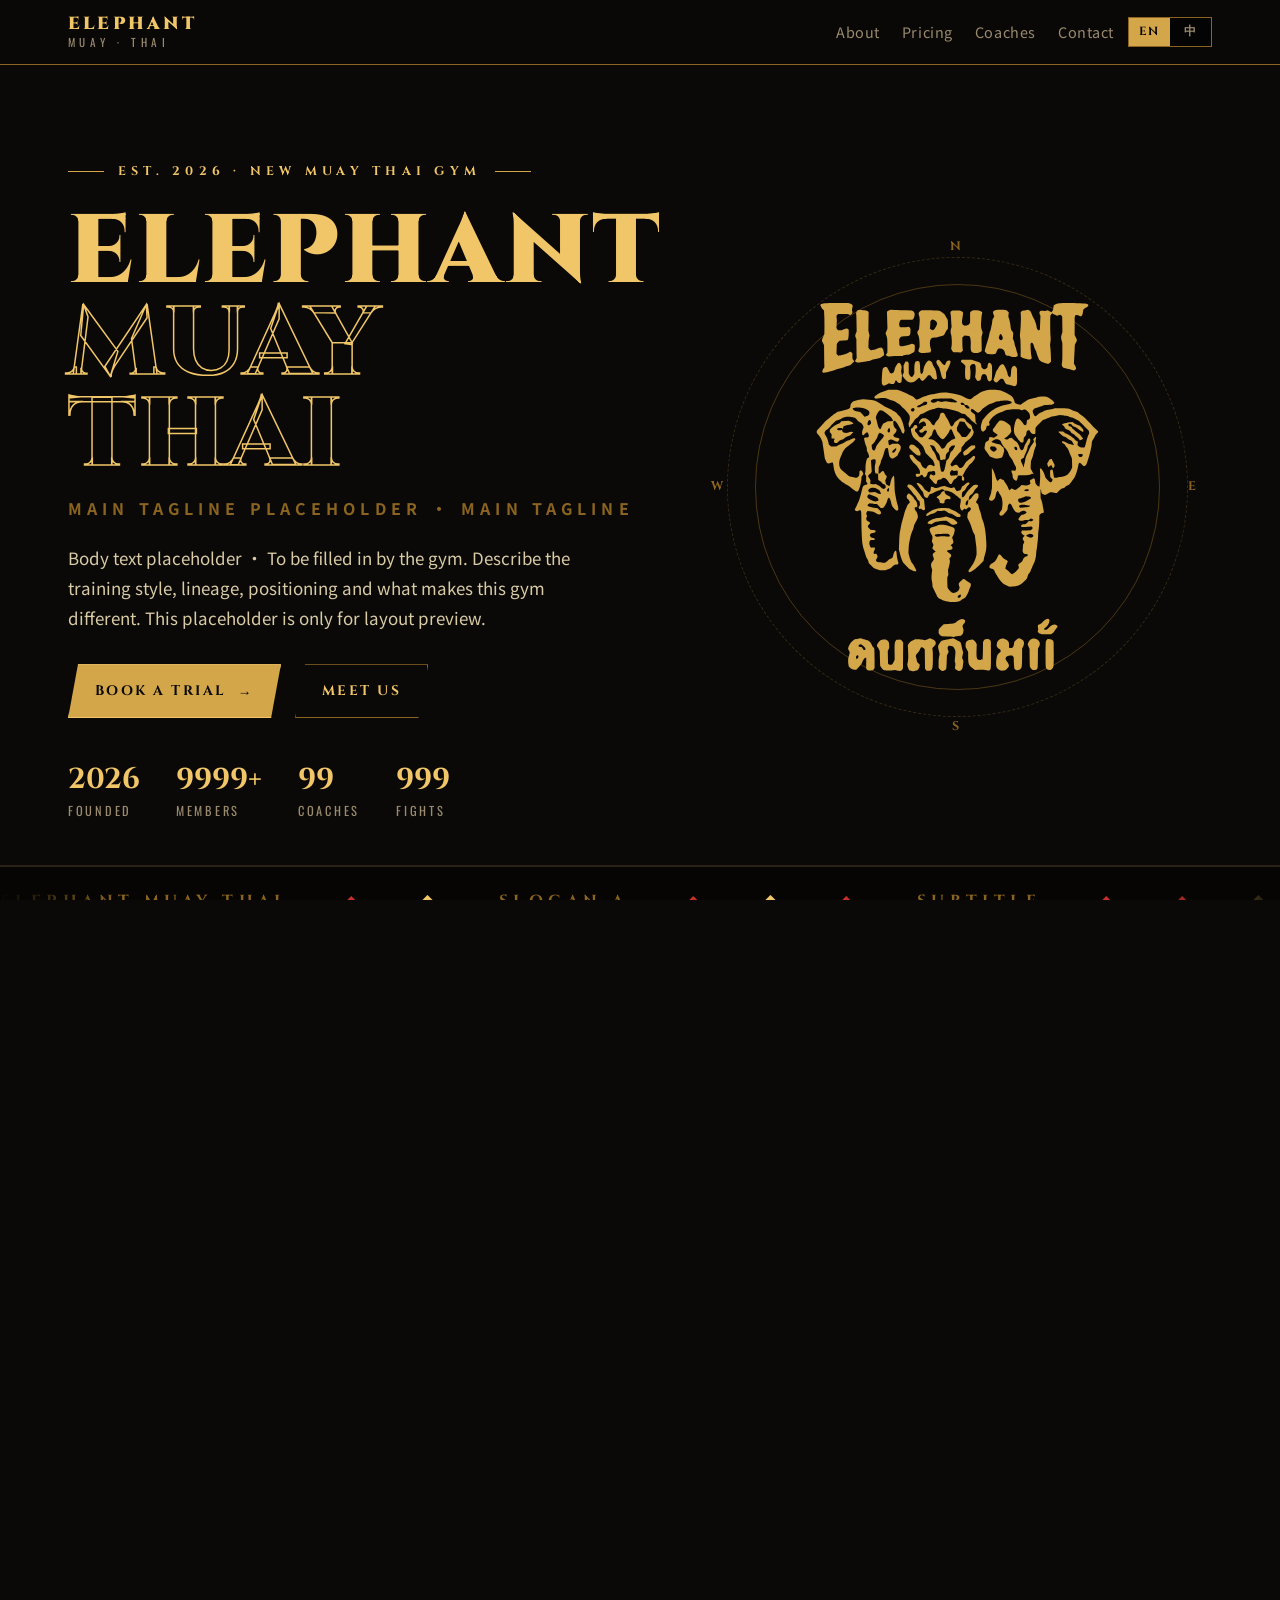
<file: index.html>
<!doctype html>
<html lang="en">
<head>
<meta charset="utf-8">
<meta name="viewport" content="width=device-width,initial-scale=1">
<script>(function(){try{var l=localStorage.getItem('site.lang');document.documentElement.setAttribute('lang',l==='zh'?'zh':'en')}catch(e){}})();</script>
<title>Elephant Muay Thai · 象 · 泰拳馆</title>
<meta name="description" content="Elephant Muay Thai · 多伦多 · 北约克 · 拳击 / 泰拳馆 · Toronto North York Muay Thai Gym">
<link rel="icon" type="image/svg+xml" href="assets/elephant-logo.svg">
<link rel="stylesheet" href="css/base.css?v=4">
<link rel="stylesheet" href="css/punch.css">
<link rel="stylesheet" href="css/home.css">
</head>
<body>
<header class="topbar">
  <div class="shell topbar-inner">
    <a class="brand" href="index.html">
      <span class="brand-text">
        <span class="en">ELEPHANT</span>
        <span class="zh">MUAY · THAI</span>
      </span>
    </a>
    <div class="topbar-actions">
      <nav class="topnav">
        <a href="about.html"><span lang="zh">简介</span><span lang="en">About</span></a>
        <a href="pricing.html"><span lang="zh">价格表</span><span lang="en">Pricing</span></a>
        <a href="coaches.html"><span lang="zh">教练</span><span lang="en">Coaches</span></a>
        <a href="contact.html"><span lang="zh">联系方式</span><span lang="en">Contact</span></a>
      </nav>
      <button class="lang-switch" type="button" role="switch" aria-checked="false" aria-label="Switch language · 切换到中文">
        <span class="lang-opt opt-en">EN</span>
        <span class="lang-opt opt-zh">中</span>
      </button>
      <button class="nav-toggle" type="button" aria-label="菜单" aria-expanded="false"><span></span><span></span><span></span></button>
    </div>
  </div>
</header>

<main>
  <section class="hero">
    <div class="shell hero-inner">
      <div>
        <span class="tag"><span lang="zh">EST. 2026 · 新开拳馆 · NEW GYM</span><span lang="en">EST. 2026 · NEW MUAY THAI GYM</span></span>
        <h1>
          <span class="gold">ELEPHANT</span><br>
          <span class="stroke">MUAY THAI</span>
        </h1>
        <div class="thai"><span lang="zh">主标语占位 · MAIN TAGLINE</span><span lang="en">Main tagline placeholder · MAIN TAGLINE</span></div>
        <p class="lede"><span lang="zh">此处为正文占位 · 请由馆方填写本段实际内容。可介绍本馆的训练风格、师承背景、定位与特色等关键信息。占位文本仅用于演示版式效果。</span><span lang="en">Body text placeholder · To be filled in by the gym. Describe the training style, lineage, positioning and what makes this gym different. This placeholder is only for layout preview.</span></p>
        <div class="hero-cta">
          <a class="btn" href="contact.html" data-punch-to="contact.html" data-punch="down">
            <span lang="zh">预约体验课</span><span lang="en">Book a Trial</span>
            <span class="arrow">→</span>
          </a>
          <a class="btn ghost" href="about.html" data-punch-to="about.html" data-punch="up"><span lang="zh">看看我们</span><span lang="en">Meet Us</span></a>
        </div>
        <div class="hero-stats">
          <div class="st"><span class="n">2026</span><span class="l"><span lang="zh">开馆元年</span><span lang="en">Founded</span></span></div>
          <div class="st"><span class="n">9999+</span><span class="l"><span lang="zh">学员人次</span><span lang="en">Members</span></span></div>
          <div class="st"><span class="n">99</span><span class="l"><span lang="zh">常驻教练</span><span lang="en">Coaches</span></span></div>
          <div class="st"><span class="n">999</span><span class="l"><span lang="zh">参赛人次</span><span lang="en">Fights</span></span></div>
        </div>
      </div>
      <div class="hero-visual" aria-hidden="true">
        <div class="crest">
          <img src="assets/elephant-logo.svg" alt="Elephant Muay Thai">
        </div>
        <span class="tick n">N</span>
        <span class="tick s">S</span>
        <span class="tick e">E</span>
        <span class="tick w">W</span>
      </div>
    </div>
  </section>

  <section class="banner-strip">
    <div class="banner-track">
      <span>ELEPHANT MUAY THAI</span>
      <span class="hl">◆ <span lang="zh">标语占位 A</span><span lang="en">SLOGAN A</span> ◆</span>
      <span><span lang="zh">副标语占位</span><span lang="en">SUBTITLE</span></span>
      <span class="hl">◆ <span lang="zh">标语占位 B</span><span lang="en">SLOGAN B</span> ◆</span>
      <span>SINCE 2026</span>
      <span class="hl">◆ <span lang="zh">标语占位 C</span><span lang="en">SLOGAN C</span> ◆</span>
      <span>ELEPHANT MUAY THAI</span>
      <span class="hl">◆ <span lang="zh">标语占位 A</span><span lang="en">SLOGAN A</span> ◆</span>
      <span><span lang="zh">副标语占位</span><span lang="en">SUBTITLE</span></span>
      <span class="hl">◆ <span lang="zh">标语占位 B</span><span lang="en">SLOGAN B</span> ◆</span>
      <span>SINCE 2026</span>
      <span class="hl">◆ <span lang="zh">标语占位 C</span><span lang="en">SLOGAN C</span> ◆</span>
    </div>
  </section>

  <section class="compass shell">
    <div class="compass-head">
      <div>
        <span class="kbd-tag"><span lang="zh">四向 · FOUR PATHS</span><span lang="en">FOUR PATHS</span></span>
        <h2 style="margin-top:14px"><span lang="zh">挑一个方向，<span class="gold">揍过去。</span></span><span lang="en">Pick a direction, <span class="gold">throw it.</span></span></h2>
      </div>
      <p><span lang="zh">板块导航说明占位 · 此处填写一句简短说明文字。</span><span lang="en">Section nav placeholder · One short line of explanation.</span></p>
    </div>

    <div class="compass-grid">
      <div class="filler tl"></div>
      <a href="about.html" class="pc up" data-punch-to="about.html" data-punch="up" role="button" tabindex="0">
        <div>
          <div class="num">UPPERCUT</div>
          <h3><span lang="zh">简介</span><span lang="en">About</span></h3>
          <div class="sub"><span lang="zh">简介卡片说明占位 · 一句话概述。</span><span lang="en">About card placeholder · One-line description.</span></div>
        </div>
        <div class="arrow">
          ENTER
          <svg viewBox="0 0 24 24" fill="none" stroke="currentColor" stroke-width="2"><path d="M12 19V5M5 12l7-7 7 7"/></svg>
        </div>
      </a>
      <div class="filler tr"></div>

      <a href="coaches.html" class="pc left" data-punch-to="coaches.html" data-punch="left" role="button" tabindex="0">
        <div>
          <div class="num">RIGHT HOOK</div>
          <h3><span lang="zh">教练</span><span lang="en">Coaches</span></h3>
          <div class="sub"><span lang="zh">教练卡片说明占位 · 一句话概述。</span><span lang="en">Coaches card placeholder · One-line description.</span></div>
        </div>
        <div class="arrow">
          ENTER
          <svg viewBox="0 0 24 24" fill="none" stroke="currentColor" stroke-width="2"><path d="M5 12h14M12 5l-7 7 7 7"/></svg>
        </div>
      </a>

      <div class="core">
        <img src="assets/elephant-logo.svg" alt="Elephant Muay Thai">
        <div class="mark">ELEPHANT · MUAY THAI</div>
      </div>

      <a href="pricing.html" class="pc right" data-punch-to="pricing.html" data-punch="right" role="button" tabindex="0">
        <div>
          <div class="num">LEFT HOOK</div>
          <h3><span lang="zh">价格表</span><span lang="en">Pricing</span></h3>
          <div class="sub"><span lang="zh">价格卡片说明占位 · 一句话概述。</span><span lang="en">Pricing card placeholder · One-line description.</span></div>
        </div>
        <div class="arrow">
          ENTER
          <svg viewBox="0 0 24 24" fill="none" stroke="currentColor" stroke-width="2"><path d="M5 12h14M12 5l7 7-7 7"/></svg>
        </div>
      </a>

      <div class="filler bl"></div>
      <a href="contact.html" class="pc down" data-punch-to="contact.html" data-punch="down" role="button" tabindex="0">
        <div>
          <div class="num">STRAIGHT DOWN</div>
          <h3><span lang="zh">联系方式</span><span lang="en">Contact</span></h3>
          <div class="sub"><span lang="zh">联系卡片说明占位 · 一句话概述。</span><span lang="en">Contact card placeholder · One-line description.</span></div>
        </div>
        <div class="arrow">
          ENTER
          <svg viewBox="0 0 24 24" fill="none" stroke="currentColor" stroke-width="2"><path d="M12 5v14M5 12l7 7 7-7"/></svg>
        </div>
      </a>
      <div class="filler br"></div>
    </div>
  </section>

  <section class="pillars">
    <div class="shell">
      <div class="pillars-head">
        <span class="kbd-tag"><span lang="zh">八肢 · EIGHT LIMBS</span><span lang="en">EIGHT LIMBS</span></span>
        <h2 style="margin-top:14px"><span lang="zh">板块标题占位<br><span class="gold">副标题占位</span></span><span lang="en">Section heading placeholder<br><span class="gold">Subheading placeholder</span></span></h2>
      </div>
      <div class="pillars-grid">
        <div class="item">
          <div class="ic"><svg viewBox="0 0 48 48" fill="none" stroke="currentColor" stroke-width="2"><circle cx="24" cy="24" r="20"/><path d="M14 24 L24 14 L34 24 L24 34 Z"/><circle cx="24" cy="24" r="3" fill="currentColor"/></svg></div>
          <h3><span lang="zh">拳法</span><span lang="en">Punches</span></h3>
          <p><span lang="zh">条目说明占位 · 此处填写本项内容的简要描述。文字会自动换行，建议长度在两到三句之间。</span><span lang="en">Item description placeholder · Fill in a short description of this discipline. Text wraps automatically; two to three sentences works best.</span></p>
        </div>
        <div class="item">
          <div class="ic"><svg viewBox="0 0 48 48" fill="none" stroke="currentColor" stroke-width="2"><path d="M8 38 L24 8 L40 38 Z"/><path d="M16 30 L32 30"/></svg></div>
          <h3><span lang="zh">肘法</span><span lang="en">Elbows</span></h3>
          <p><span lang="zh">条目说明占位 · 此处填写本项内容的简要描述。文字会自动换行，建议长度在两到三句之间。</span><span lang="en">Item description placeholder · Fill in a short description of this discipline. Text wraps automatically; two to three sentences works best.</span></p>
        </div>
        <div class="item">
          <div class="ic"><svg viewBox="0 0 48 48" fill="none" stroke="currentColor" stroke-width="2"><path d="M10 8 L10 28 L24 42 L38 28 L38 8"/><path d="M10 18 L38 18"/></svg></div>
          <h3><span lang="zh">膝法</span><span lang="en">Knees</span></h3>
          <p><span lang="zh">条目说明占位 · 此处填写本项内容的简要描述。文字会自动换行，建议长度在两到三句之间。</span><span lang="en">Item description placeholder · Fill in a short description of this discipline. Text wraps automatically; two to three sentences works best.</span></p>
        </div>
        <div class="item">
          <div class="ic"><svg viewBox="0 0 48 48" fill="none" stroke="currentColor" stroke-width="2"><circle cx="24" cy="14" r="6"/><path d="M24 20 L24 32 L14 42"/><path d="M24 32 L34 42"/></svg></div>
          <h3><span lang="zh">腿法</span><span lang="en">Kicks</span></h3>
          <p><span lang="zh">条目说明占位 · 此处填写本项内容的简要描述。文字会自动换行，建议长度在两到三句之间。</span><span lang="en">Item description placeholder · Fill in a short description of this discipline. Text wraps automatically; two to three sentences works best.</span></p>
        </div>
      </div>
    </div>
  </section>

  <section class="cta-strip">
    <div class="shell">
      <span class="kbd-tag"><span lang="zh">试课政策 · FREE TRIAL</span><span lang="en">FREE TRIAL</span></span>
      <h2 style="margin-top:18px"><span lang="zh">第一节体验课<br><span class="gold">完全免费</span></span><span lang="en">Your first class<br><span class="gold">is on us</span></span></h2>
      <p><span lang="zh">直接来一节试试，体验完再决定要不要继续。</span><span lang="en">Drop in for a class, try it out, and decide afterwards.</span></p>
      <a class="btn" href="contact.html" data-punch-to="contact.html" data-punch="down">
        <span lang="zh">约一节体验课</span><span lang="en">Book a Trial Class</span>
        <span class="arrow">→</span>
      </a>
    </div>
  </section>
</main>

<footer class="footer">
  <div class="shell">
    <div class="footer-grid">
      <div>
        <div class="footer-brand">
          <h4 style="margin-bottom:6px">ELEPHANT MUAY THAI</h4>
          <p><span lang="zh">象 · 泰拳馆<br>品牌标语占位 · BRAND TAGLINE</span><span lang="en">Elephant Muay Thai · Toronto<br>Brand tagline placeholder · BRAND TAGLINE</span></p>
        </div>
      </div>
      <div>
        <h4><span lang="zh">导航</span><span lang="en">Navigation</span></h4>
        <a href="about.html"><span lang="zh">简介</span><span lang="en">About</span></a>
        <a href="pricing.html"><span lang="zh">价格表</span><span lang="en">Pricing</span></a>
        <a href="coaches.html"><span lang="zh">教练</span><span lang="en">Coaches</span></a>
        <a href="contact.html"><span lang="zh">联系方式</span><span lang="en">Contact</span></a>
      </div>
      <div>
        <h4><span lang="zh">位置</span><span lang="en">Location</span></h4>
        <p>180 Duncan Mill Rd · Unit 503<br>North York · Toronto · ON<br><span lang="zh">周一至五 09:00 – 21:00</span><span lang="en">Mon–Fri 09:00 – 21:00</span></p>
      </div>
      <div>
        <h4><span lang="zh">联系</span><span lang="en">Contact</span></h4>
        <p>(647) 831-1781<br><span lang="zh">WeChat: 微信号占位</span><span lang="en">WeChat: handle placeholder</span></p>
        <div class="socials">
          <a href="https://www.instagram.com/elephant_muay_thai/" target="_blank" rel="noopener">
            <svg width="14" height="14" viewBox="0 0 24 24" fill="none" stroke="currentColor" stroke-width="1.8" stroke-linecap="round" stroke-linejoin="round"><rect x="3" y="3" width="18" height="18" rx="5"/><circle cx="12" cy="12" r="4"/><circle cx="17.5" cy="6.5" r=".9" fill="currentColor" stroke="none"/></svg>
            <span>Instagram</span>
          </a>
          <a href="https://maps.app.goo.gl/3ECRABLXLd2pz4qA6" target="_blank" rel="noopener">
            <svg width="14" height="14" viewBox="0 0 24 24" fill="none" stroke="currentColor" stroke-width="1.8" stroke-linecap="round" stroke-linejoin="round"><path d="M12 21s7-7.5 7-12a7 7 0 1 0-14 0c0 4.5 7 12 7 12z"/><circle cx="12" cy="9" r="2.5"/></svg>
            <span>Google Maps</span>
          </a>
        </div>
      </div>
    </div>
    <div class="footer-bottom">
      <div>© 2026 Elephant Muay Thai. All rights reserved.</div>
    </div>
  </div>
</footer>

<script src="js/site.js"></script>
<script src="js/punch.js"></script>
</body>
</html>
</file>
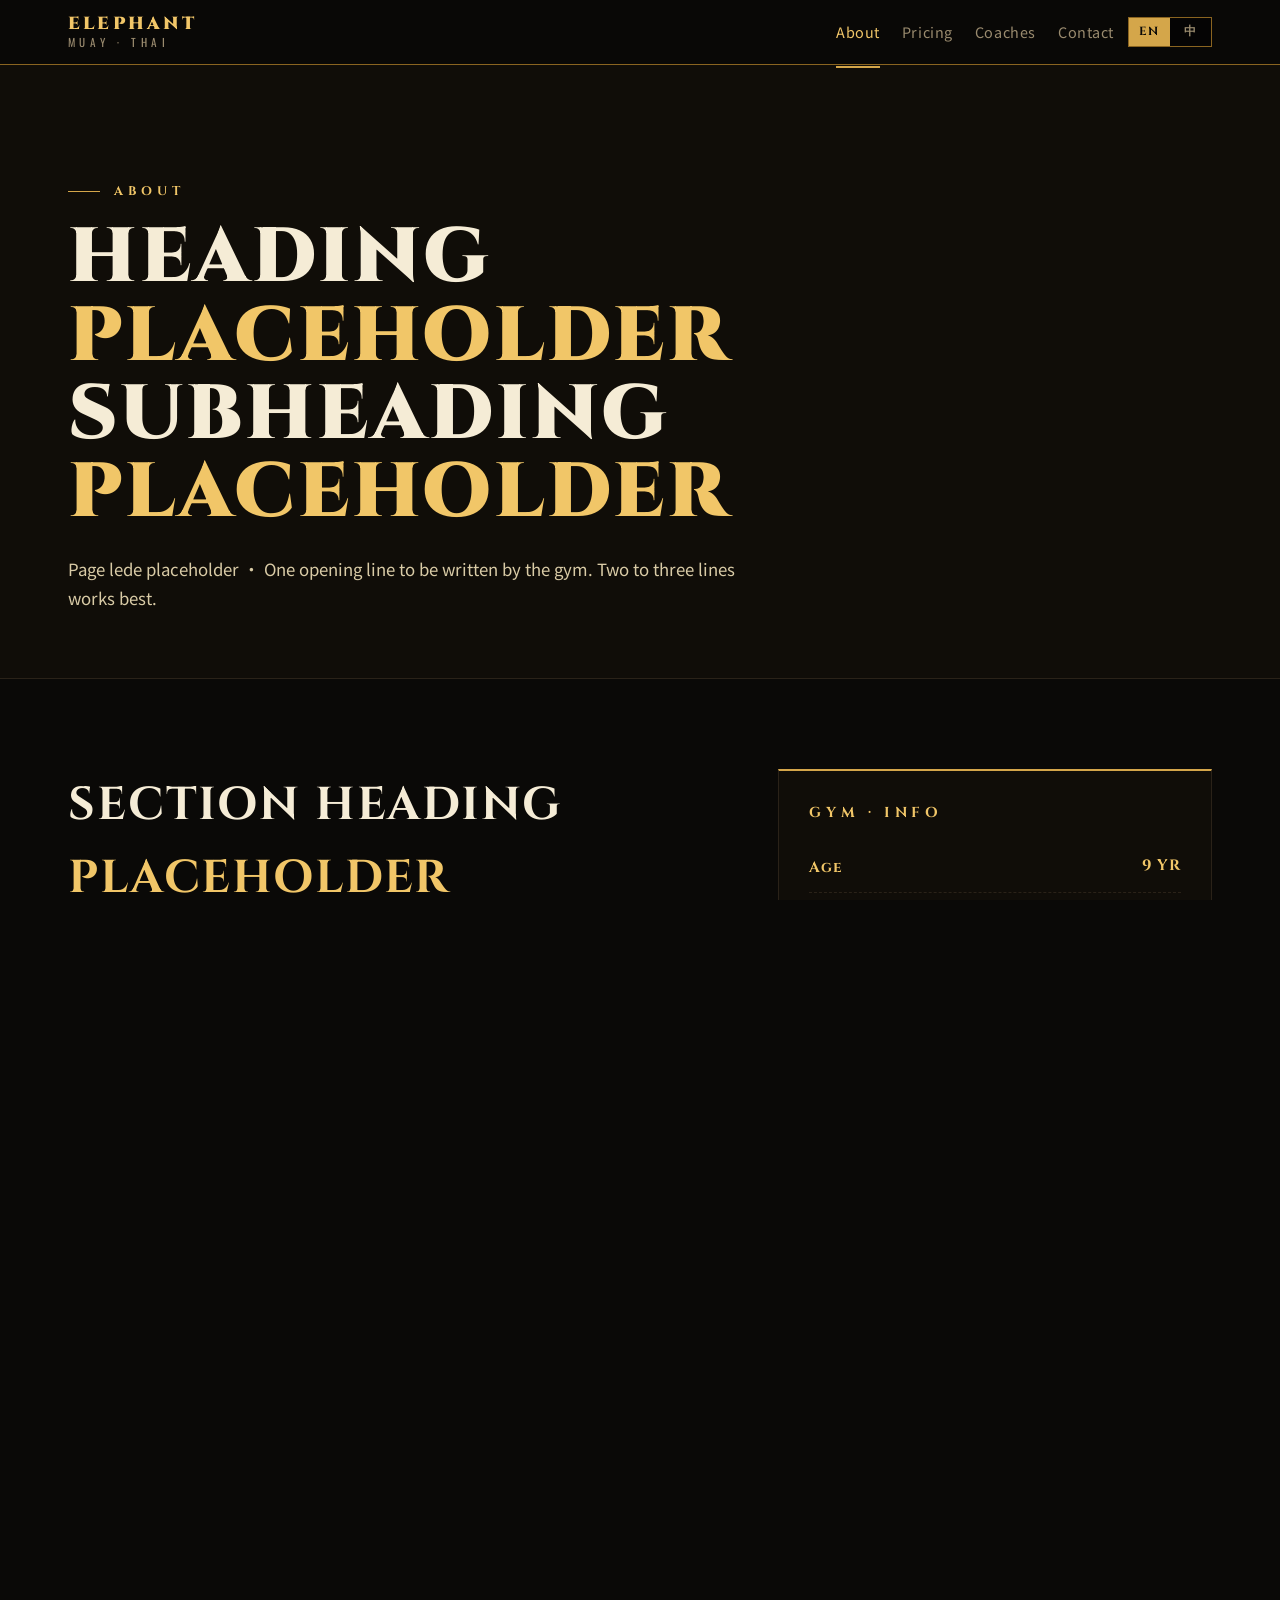
<file: about.html>
<!doctype html>
<html lang="en">
<head>
<meta charset="utf-8">
<meta name="viewport" content="width=device-width,initial-scale=1">
<script>(function(){try{var l=localStorage.getItem('site.lang');document.documentElement.setAttribute('lang',l==='zh'?'zh':'en')}catch(e){}})();</script>
<title>简介 · Elephant Muay Thai</title>
<link rel="icon" type="image/svg+xml" href="assets/elephant-logo.svg">
<link rel="stylesheet" href="css/base.css?v=4">
<link rel="stylesheet" href="css/punch.css">
<link rel="stylesheet" href="css/about.css?v=2">
</head>
<body>
<header class="topbar">
  <div class="shell topbar-inner">
    <a class="brand" href="index.html">
      <span class="brand-text">
        <span class="en">ELEPHANT</span>
        <span class="zh">MUAY · THAI</span>
      </span>
    </a>
    <div class="topbar-actions">
      <nav class="topnav">
        <a href="about.html" class="active"><span lang="zh">简介</span><span lang="en">About</span></a>
        <a href="pricing.html"><span lang="zh">价格表</span><span lang="en">Pricing</span></a>
        <a href="coaches.html"><span lang="zh">教练</span><span lang="en">Coaches</span></a>
        <a href="contact.html"><span lang="zh">联系方式</span><span lang="en">Contact</span></a>
      </nav>
      <button class="lang-switch" type="button" role="switch" aria-checked="false" aria-label="Switch language · 切换到中文">
        <span class="lang-opt opt-en">EN</span>
        <span class="lang-opt opt-zh">中</span>
      </button>
      <button class="nav-toggle" type="button" aria-label="菜单" aria-expanded="false"><span></span><span></span><span></span></button>
    </div>
  </div>
</header>

<section class="page-head">
  <div class="shell">
    <div class="eyebrow">ABOUT</div>
    <h1><span lang="zh">主标题<span class="gold">占位</span><br>副标题<span class="gold">占位</span></span><span lang="en">Heading <span class="gold">placeholder</span><br>Subheading <span class="gold">placeholder</span></span></h1>
    <p class="lede"><span lang="zh">页面引言占位 · 此处由馆方填写一句概括性的开场文字，长度建议在两到三行之间。</span><span lang="en">Page lede placeholder · One opening line to be written by the gym. Two to three lines works best.</span></p>
  </div>
</section>

<section class="about-story">
  <div class="shell grid">
    <div>
      <h2 style="margin-bottom:20px"><span lang="zh">段落标题 <span class="gold">占位</span></span><span lang="en">Section heading <span class="gold">placeholder</span></span></h2>
      <p><span lang="zh">段落占位 · 此处由馆方填写实际内容。可介绍品牌由来、核心理念或本馆的定位。占位文本仅用于演示版式效果。</span><span lang="en">Paragraph placeholder · To be filled in by the gym. Cover the brand origin, core philosophy or positioning. Demo text only.</span></p>
      <p><span lang="zh">段落占位 · 此处由馆方填写实际内容。可介绍馆主或创办者的师承背景、流派来源、训练经历等关键信息。</span><span lang="en">Paragraph placeholder · To be filled in by the gym. Describe the founder's lineage, training background and influences.</span></p>
      <p><span lang="zh">段落占位 · 此处由馆方填写实际内容。可介绍开馆历程、发展节点、阶段性成果等。</span><span lang="en">Paragraph placeholder · To be filled in by the gym. Talk about how the gym started, milestones and key moments.</span></p>
      <p><span lang="zh">段落占位 · 此处由馆方填写实际内容。可介绍经营态度、对学员的承诺、与同行的差异等。</span><span lang="en">Paragraph placeholder · To be filled in by the gym. Outline the approach, promises to students and what sets the gym apart.</span></p>
      <p><span lang="zh">段落占位 · 此处由馆方填写实际内容。可总结训练理念或对学员的一句寄语。</span><span lang="en">Paragraph placeholder · To be filled in by the gym. Close with the training philosophy or a message to students.</span></p>
    </div>
    <aside class="side">
      <h3><span lang="zh">馆 · INFO</span><span lang="en">GYM · INFO</span></h3>
      <div class="row"><span><span lang="zh">馆龄</span><span lang="en">Age</span></span><span>9 YR</span></div>
      <div class="row"><span><span lang="zh">面积</span><span lang="en">Area</span></span><span>999 ㎡</span></div>
      <div class="row"><span><span lang="zh">拳台</span><span lang="en">Ring</span></span><span>9 / Standard</span></div>
      <div class="row"><span><span lang="zh">沙袋</span><span lang="en">Bags</span></span><span><span lang="zh">99 个</span><span lang="en">99</span></span></div>
      <div class="row"><span><span lang="zh">更衣室</span><span lang="en">Changing</span></span><span><span lang="zh">男 / 女</span><span lang="en">M / F</span></span></div>
      <div class="row"><span><span lang="zh">淋浴位</span><span lang="en">Showers</span></span><span>9</span></div>
      <div class="row"><span><span lang="zh">常驻教练</span><span lang="en">Coaches</span></span><span>99</span></div>
      <div class="row"><span><span lang="zh">团课 / 周</span><span lang="en">Classes / wk</span></span><span><span lang="zh">99 节</span><span lang="en">99</span></span></div>
      <div class="row"><span><span lang="zh">营业时间</span><span lang="en">Hours</span></span><span>09 – 21</span></div>
    </aside>
  </div>
</section>

<section class="about-numbers">
  <div class="shell">
    <div class="grid">
      <div class="stat"><div class="n">2026</div><div class="l"><span lang="zh">EST. / 开馆元年</span><span lang="en">EST. / Founded</span></div></div>
      <div class="stat"><div class="n">9999+</div><div class="l"><span lang="zh">学员人次</span><span lang="en">Members</span></div></div>
      <div class="stat"><div class="n">999</div><div class="l"><span lang="zh">参赛人次</span><span lang="en">Fights</span></div></div>
      <div class="stat"><div class="n">9</div><div class="l"><span lang="zh">数据项占位</span><span lang="en">Stat placeholder</span></div></div>
    </div>
  </div>
</section>

<section class="about-place" id="inside">
  <div class="shell grid">
    <div class="gallery">
      <figure class="g-main">
        <img src="assets/photo-hall.jpg" alt="拳馆主区，定制沙袋与标准拳台 · Main hall, custom bags and standard ring" loading="lazy">
        <figcaption><span><span lang="zh">拳馆主区</span><span lang="en">Main Hall</span></span><em>MUAY THAI HALL</em></figcaption>
      </figure>
      <figure class="g-sub">
        <img src="assets/photo-weights.jpg" alt="XMASTER 哑铃力量训练区 · Free-weight training area" loading="lazy">
        <figcaption><span><span lang="zh">力量区</span><span lang="en">Strength</span></span><em>STRENGTH</em></figcaption>
      </figure>
      <figure class="g-sub">
        <img src="assets/photo-strength.jpg" alt="综合器械区 · Equipment area" loading="lazy">
        <figcaption><span><span lang="zh">器械</span><span lang="en">Equipment</span></span><em>EQUIPMENT</em></figcaption>
      </figure>
    </div>
    <div>
      <span class="kbd-tag"><span lang="zh">馆内 · INSIDE</span><span lang="en">INSIDE</span></span>
      <h2 style="margin:14px 0 22px"><span lang="zh">你会<span style="color:var(--gold-2)">看到什么</span></span><span lang="en">What you'll <span style="color:var(--gold-2)">see inside</span></span></h2>
      <ul>
        <li><span lang="zh">条目占位 · 此处填写馆内设施要点 1。</span><span lang="en">List placeholder · Facility highlight 1 to be written.</span></li>
        <li><span lang="zh">条目占位 · 此处填写馆内设施要点 2。</span><span lang="en">List placeholder · Facility highlight 2 to be written.</span></li>
        <li><span lang="zh">条目占位 · 此处填写馆内设施要点 3。</span><span lang="en">List placeholder · Facility highlight 3 to be written.</span></li>
        <li><span lang="zh">条目占位 · 此处填写馆内设施要点 4。</span><span lang="en">List placeholder · Facility highlight 4 to be written.</span></li>
        <li><span lang="zh">条目占位 · 此处填写馆内设施要点 5。</span><span lang="en">List placeholder · Facility highlight 5 to be written.</span></li>
        <li><span lang="zh">条目占位 · 此处填写馆内设施要点 6。</span><span lang="en">List placeholder · Facility highlight 6 to be written.</span></li>
        <li><span lang="zh">条目占位 · 此处填写馆内设施要点 7。</span><span lang="en">List placeholder · Facility highlight 7 to be written.</span></li>
      </ul>
    </div>
  </div>
</section>

<section class="philosophy-quote">
  <div class="shell">
    <div class="q"><span lang="zh">"引用语占位 · 此处填写一句精炼的<span class="gold">座右铭</span>或本馆的<span class="gold">训练格言</span>。"</span><span lang="en">"Quote placeholder · A short <span class="gold">motto</span> or <span class="gold">training creed</span> to be written."</span></div>
    <div class="auth"><span lang="zh">— 引用来源占位</span><span lang="en">— Attribution placeholder</span></div>
  </div>
</section>

<section class="about-cta">
  <div class="shell">
    <h2><span lang="zh">行动号召标题占位<br><span class="gold">副标题占位</span></span><span lang="en">Call-to-action heading placeholder<br><span class="gold">Subheading placeholder</span></span></h2>
    <p style="color:var(--text-soft);margin:18px 0 28px;max-width:520px;margin-left:auto;margin-right:auto"><span lang="zh">说明文字占位 · 此处填写预约或到访说明。</span><span lang="en">Description placeholder · Booking or drop-in info to be written.</span></p>
    <a class="btn" href="contact.html" data-punch-to="contact.html" data-punch="down"><span lang="zh">联系我们</span><span lang="en">Contact Us</span> <span class="arrow">→</span></a>
  </div>
</section>

<footer class="footer">
  <div class="shell">
    <div class="footer-grid">
      <div>
        <div class="footer-brand">
          <h4 style="margin-bottom:6px">ELEPHANT MUAY THAI</h4>
          <p><span lang="zh">象 · 泰拳馆<br>品牌标语占位 · BRAND TAGLINE</span><span lang="en">Elephant Muay Thai · Toronto<br>Brand tagline placeholder · BRAND TAGLINE</span></p>
        </div>
      </div>
      <div>
        <h4><span lang="zh">导航</span><span lang="en">Navigation</span></h4>
        <a href="index.html"><span lang="zh">主页</span><span lang="en">Home</span></a>
        <a href="pricing.html"><span lang="zh">价格表</span><span lang="en">Pricing</span></a>
        <a href="coaches.html"><span lang="zh">教练</span><span lang="en">Coaches</span></a>
        <a href="contact.html"><span lang="zh">联系方式</span><span lang="en">Contact</span></a>
      </div>
      <div>
        <h4><span lang="zh">位置</span><span lang="en">Location</span></h4>
        <p>180 Duncan Mill Rd · Unit 503<br>North York · Toronto · ON<br><span lang="zh">周一至五 09:00 – 21:00</span><span lang="en">Mon–Fri 09:00 – 21:00</span></p>
      </div>
      <div>
        <h4><span lang="zh">联系</span><span lang="en">Contact</span></h4>
        <p>(647) 831-1781<br><span lang="zh">WeChat: 微信号占位</span><span lang="en">WeChat: handle placeholder</span></p>
        <div class="socials">
          <a href="https://www.instagram.com/elephant_muay_thai/" target="_blank" rel="noopener">
            <svg width="14" height="14" viewBox="0 0 24 24" fill="none" stroke="currentColor" stroke-width="1.8" stroke-linecap="round" stroke-linejoin="round"><rect x="3" y="3" width="18" height="18" rx="5"/><circle cx="12" cy="12" r="4"/><circle cx="17.5" cy="6.5" r=".9" fill="currentColor" stroke="none"/></svg>
            <span>Instagram</span>
          </a>
          <a href="https://maps.app.goo.gl/3ECRABLXLd2pz4qA6" target="_blank" rel="noopener">
            <svg width="14" height="14" viewBox="0 0 24 24" fill="none" stroke="currentColor" stroke-width="1.8" stroke-linecap="round" stroke-linejoin="round"><path d="M12 21s7-7.5 7-12a7 7 0 1 0-14 0c0 4.5 7 12 7 12z"/><circle cx="12" cy="9" r="2.5"/></svg>
            <span>Google Maps</span>
          </a>
        </div>
      </div>
    </div>
    <div class="footer-bottom">
      <div>© 2026 Elephant Muay Thai. All rights reserved.</div>
    </div>
  </div>
</footer>

<script src="js/site.js"></script>
<script src="js/punch.js"></script>
</body>
</html>
</file>
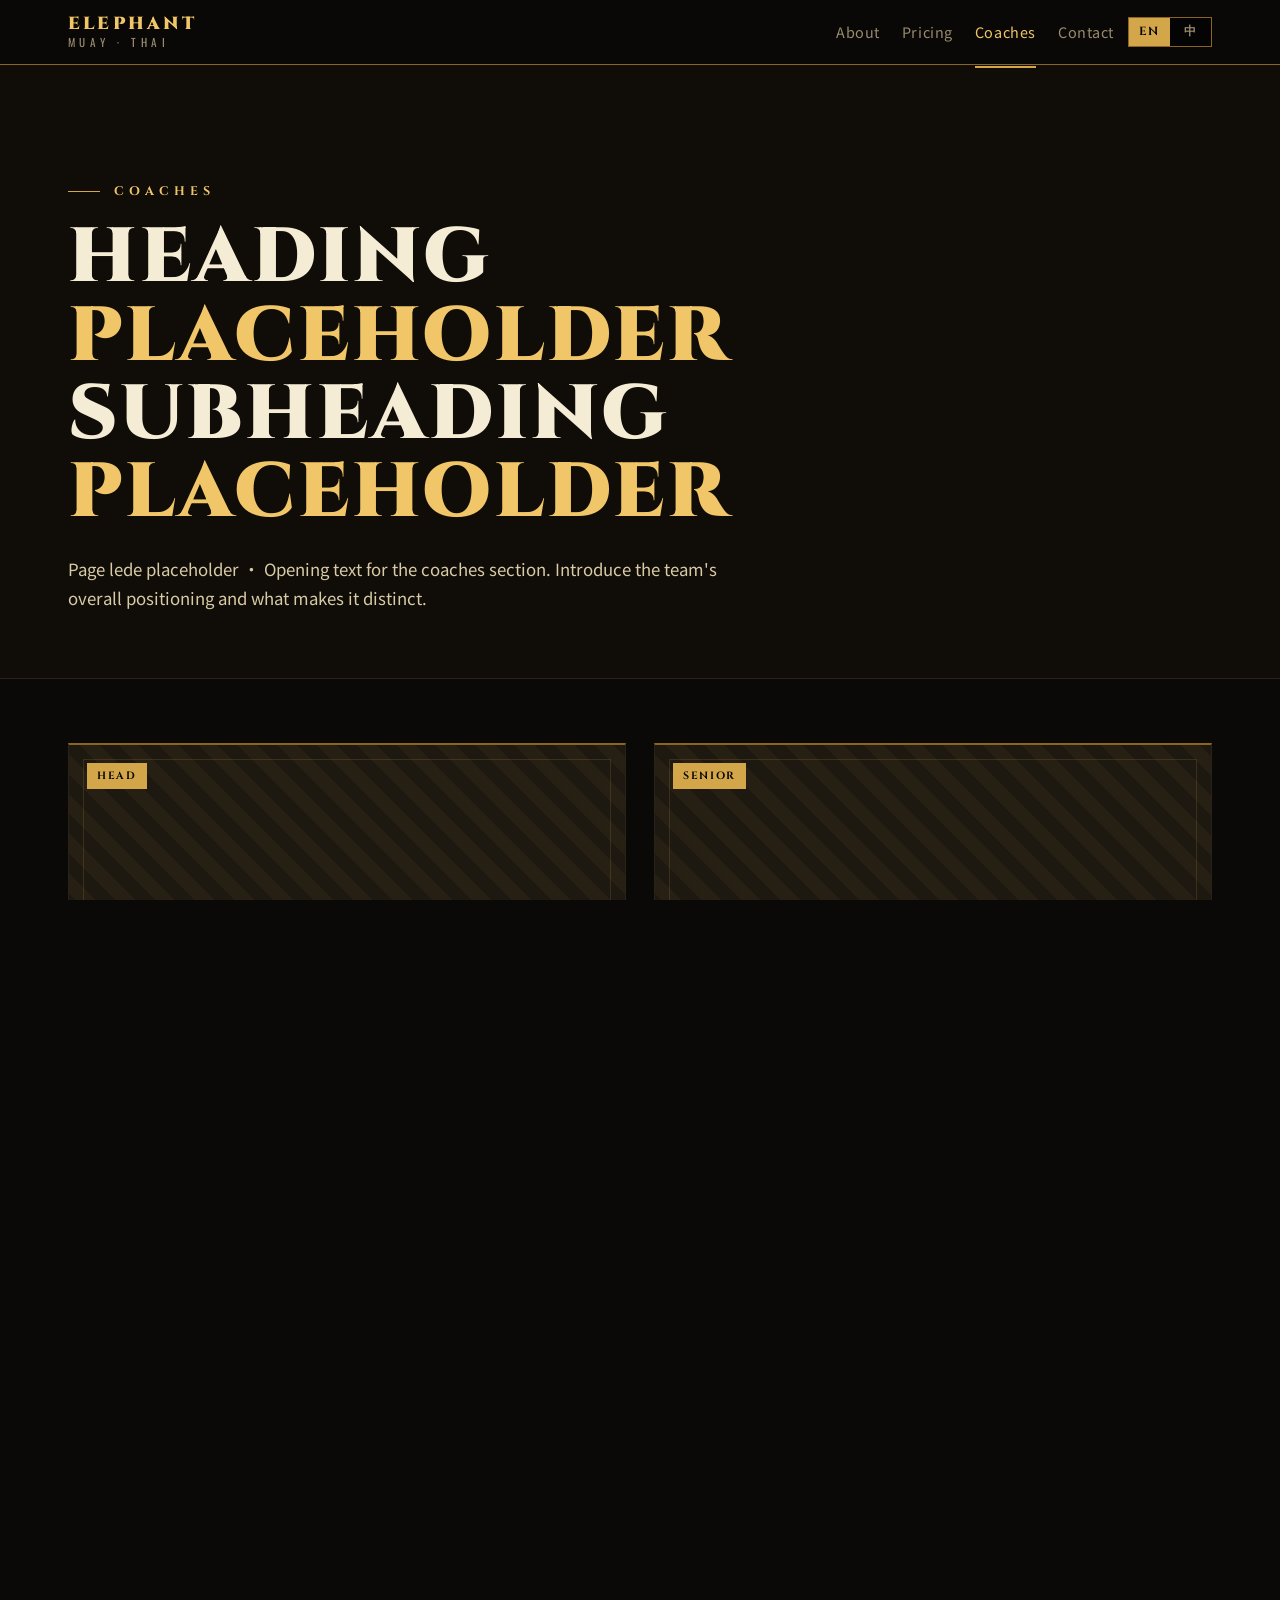
<file: coaches.html>
<!doctype html>
<html lang="en">
<head>
<meta charset="utf-8">
<meta name="viewport" content="width=device-width,initial-scale=1">
<script>(function(){try{var l=localStorage.getItem('site.lang');document.documentElement.setAttribute('lang',l==='zh'?'zh':'en')}catch(e){}})();</script>
<title>教练 · Elephant Muay Thai</title>
<link rel="icon" type="image/svg+xml" href="assets/elephant-logo.svg">
<link rel="stylesheet" href="css/base.css?v=4">
<link rel="stylesheet" href="css/punch.css">
<link rel="stylesheet" href="css/coaches.css">
</head>
<body>
<header class="topbar">
  <div class="shell topbar-inner">
    <a class="brand" href="index.html">
      <span class="brand-text">
        <span class="en">ELEPHANT</span>
        <span class="zh">MUAY · THAI</span>
      </span>
    </a>
    <div class="topbar-actions">
      <nav class="topnav">
        <a href="about.html"><span lang="zh">简介</span><span lang="en">About</span></a>
        <a href="pricing.html"><span lang="zh">价格表</span><span lang="en">Pricing</span></a>
        <a href="coaches.html" class="active"><span lang="zh">教练</span><span lang="en">Coaches</span></a>
        <a href="contact.html"><span lang="zh">联系方式</span><span lang="en">Contact</span></a>
      </nav>
      <button class="lang-switch" type="button" role="switch" aria-checked="false" aria-label="Switch language · 切换到中文">
        <span class="lang-opt opt-en">EN</span>
        <span class="lang-opt opt-zh">中</span>
      </button>
      <button class="nav-toggle" type="button" aria-label="菜单" aria-expanded="false"><span></span><span></span><span></span></button>
    </div>
  </div>
</header>

<section class="page-head">
  <div class="shell">
    <div class="eyebrow">COACHES</div>
    <h1><span lang="zh">主标题<span class="gold">占位</span><br>副标题<span class="gold">占位</span></span><span lang="en">Heading <span class="gold">placeholder</span><br>Subheading <span class="gold">placeholder</span></span></h1>
    <p class="lede"><span lang="zh">页面引言占位 · 此处由馆方填写教练板块的开场说明，介绍教练团队的整体定位与特色。</span><span lang="en">Page lede placeholder · Opening text for the coaches section. Introduce the team's overall positioning and what makes it distinct.</span></p>
  </div>
</section>

<section class="coach-list">
  <div class="shell coach-grid">

    <article class="coach-card">
      <div class="portrait">
        <span class="tag"><span lang="zh">馆主 · HEAD</span><span lang="en">HEAD</span></span>
        <span class="ph"><span lang="zh">PHOTO · 教练 A</span><span lang="en">PHOTO · COACH A</span></span>
      </div>
      <div class="meta">
        <div class="who">CHIEF KRU</div>
        <h2><span lang="zh">教练姓名 A · </span><span class="gold">COACH A</span></h2>
        <div class="role"><span lang="zh">角色占位 · 练龄 99 年 · 战绩 99-9</span><span lang="en">Role placeholder · 99 yrs training · 99-9 record</span></div>
        <div class="bio">
          <p><span lang="zh">段落占位 · 此处由馆方填写本教练的背景介绍，包括师承、流派、训练经历等。</span><span lang="en">Paragraph placeholder · To be filled in by the gym. Covers the coach's lineage, style and training background.</span></p>
          <p><span lang="zh">段落占位 · 此处由馆方填写本教练的教学风格与个人特点。</span><span lang="en">Paragraph placeholder · To be filled in by the gym. Describes the coach's teaching style and personality.</span></p>
        </div>
        <div class="chips">
          <span class="chip"><span lang="zh">标签 1</span><span lang="en">Tag 1</span></span>
          <span class="chip"><span lang="zh">标签 2</span><span lang="en">Tag 2</span></span>
          <span class="chip"><span lang="zh">标签 3</span><span lang="en">Tag 3</span></span>
          <span class="chip"><span lang="zh">标签 4</span><span lang="en">Tag 4</span></span>
        </div>
        <div class="quote"><span lang="zh">"教练语录占位 · 此处填写本教练的一句话。"</span><span lang="en">"Coach quote placeholder · A one-liner to be written."</span></div>
      </div>
    </article>

    <article class="coach-card">
      <div class="portrait">
        <span class="tag"><span lang="zh">主教练</span><span lang="en">SENIOR</span></span>
        <span class="ph"><span lang="zh">PHOTO · 教练 B</span><span lang="en">PHOTO · COACH B</span></span>
      </div>
      <div class="meta">
        <div class="who">SENIOR KRU</div>
        <h2><span lang="zh">教练姓名 B · </span><span class="gold">COACH B</span></h2>
        <div class="role"><span lang="zh">角色占位 · 练龄 99 年 · 战绩 99-9</span><span lang="en">Role placeholder · 99 yrs training · 99-9 record</span></div>
        <div class="bio">
          <p><span lang="zh">段落占位 · 此处由馆方填写本教练的背景介绍，包括师承、流派、训练经历等。</span><span lang="en">Paragraph placeholder · To be filled in by the gym. Covers the coach's lineage, style and training background.</span></p>
          <p><span lang="zh">段落占位 · 此处由馆方填写本教练的教学风格与个人特点。</span><span lang="en">Paragraph placeholder · To be filled in by the gym. Describes the coach's teaching style and personality.</span></p>
        </div>
        <div class="chips">
          <span class="chip"><span lang="zh">标签 1</span><span lang="en">Tag 1</span></span>
          <span class="chip"><span lang="zh">标签 2</span><span lang="en">Tag 2</span></span>
          <span class="chip"><span lang="zh">标签 3</span><span lang="en">Tag 3</span></span>
          <span class="chip"><span lang="zh">标签 4</span><span lang="en">Tag 4</span></span>
        </div>
        <div class="quote"><span lang="zh">"教练语录占位 · 此处填写本教练的一句话。"</span><span lang="en">"Coach quote placeholder · A one-liner to be written."</span></div>
      </div>
    </article>

    <article class="coach-card">
      <div class="portrait">
        <span class="tag"><span lang="zh">教练</span><span lang="en">KRU</span></span>
        <span class="ph"><span lang="zh">PHOTO · 教练 C</span><span lang="en">PHOTO · COACH C</span></span>
      </div>
      <div class="meta">
        <div class="who">KRU</div>
        <h2><span lang="zh">教练姓名 C · </span><span class="gold">COACH C</span></h2>
        <div class="role"><span lang="zh">角色占位 · 练龄 99 年 · 战绩 99-9</span><span lang="en">Role placeholder · 99 yrs training · 99-9 record</span></div>
        <div class="bio">
          <p><span lang="zh">段落占位 · 此处由馆方填写本教练的背景介绍，包括师承、流派、训练经历等。</span><span lang="en">Paragraph placeholder · To be filled in by the gym. Covers the coach's lineage, style and training background.</span></p>
          <p><span lang="zh">段落占位 · 此处由馆方填写本教练的教学风格与个人特点。</span><span lang="en">Paragraph placeholder · To be filled in by the gym. Describes the coach's teaching style and personality.</span></p>
        </div>
        <div class="chips">
          <span class="chip"><span lang="zh">标签 1</span><span lang="en">Tag 1</span></span>
          <span class="chip"><span lang="zh">标签 2</span><span lang="en">Tag 2</span></span>
          <span class="chip"><span lang="zh">标签 3</span><span lang="en">Tag 3</span></span>
          <span class="chip"><span lang="zh">标签 4</span><span lang="en">Tag 4</span></span>
        </div>
        <div class="quote"><span lang="zh">"教练语录占位 · 此处填写本教练的一句话。"</span><span lang="en">"Coach quote placeholder · A one-liner to be written."</span></div>
      </div>
    </article>

    <article class="coach-card">
      <div class="portrait">
        <span class="tag"><span lang="zh">助教</span><span lang="en">ASSIST</span></span>
        <span class="ph"><span lang="zh">PHOTO · 教练 D</span><span lang="en">PHOTO · COACH D</span></span>
      </div>
      <div class="meta">
        <div class="who">ASSISTANT KRU</div>
        <h2><span lang="zh">教练姓名 D · </span><span class="gold">COACH D</span></h2>
        <div class="role"><span lang="zh">角色占位 · 练龄 99 年 · 战绩 99-9</span><span lang="en">Role placeholder · 99 yrs training · 99-9 record</span></div>
        <div class="bio">
          <p><span lang="zh">段落占位 · 此处由馆方填写本教练的背景介绍，包括师承、流派、训练经历等。</span><span lang="en">Paragraph placeholder · To be filled in by the gym. Covers the coach's lineage, style and training background.</span></p>
          <p><span lang="zh">段落占位 · 此处由馆方填写本教练的教学风格与个人特点。</span><span lang="en">Paragraph placeholder · To be filled in by the gym. Describes the coach's teaching style and personality.</span></p>
        </div>
        <div class="chips">
          <span class="chip"><span lang="zh">标签 1</span><span lang="en">Tag 1</span></span>
          <span class="chip"><span lang="zh">标签 2</span><span lang="en">Tag 2</span></span>
          <span class="chip"><span lang="zh">标签 3</span><span lang="en">Tag 3</span></span>
          <span class="chip"><span lang="zh">标签 4</span><span lang="en">Tag 4</span></span>
        </div>
        <div class="quote"><span lang="zh">"教练语录占位 · 此处填写本教练的一句话。"</span><span lang="en">"Coach quote placeholder · A one-liner to be written."</span></div>
      </div>
    </article>

    <article class="coach-card">
      <div class="portrait">
        <span class="tag"><span lang="zh">助教</span><span lang="en">ASSIST</span></span>
        <span class="ph"><span lang="zh">PHOTO · 教练 E</span><span lang="en">PHOTO · COACH E</span></span>
      </div>
      <div class="meta">
        <div class="who">ASSISTANT KRU</div>
        <h2><span lang="zh">教练姓名 E · </span><span class="gold">COACH E</span></h2>
        <div class="role"><span lang="zh">角色占位 · 练龄 99 年 · 战绩 99-9</span><span lang="en">Role placeholder · 99 yrs training · 99-9 record</span></div>
        <div class="bio">
          <p><span lang="zh">段落占位 · 此处由馆方填写本教练的背景介绍，包括师承、流派、训练经历等。</span><span lang="en">Paragraph placeholder · To be filled in by the gym. Covers the coach's lineage, style and training background.</span></p>
          <p><span lang="zh">段落占位 · 此处由馆方填写本教练的教学风格与个人特点。</span><span lang="en">Paragraph placeholder · To be filled in by the gym. Describes the coach's teaching style and personality.</span></p>
        </div>
        <div class="chips">
          <span class="chip"><span lang="zh">标签 1</span><span lang="en">Tag 1</span></span>
          <span class="chip"><span lang="zh">标签 2</span><span lang="en">Tag 2</span></span>
          <span class="chip"><span lang="zh">标签 3</span><span lang="en">Tag 3</span></span>
        </div>
        <div class="quote"><span lang="zh">"教练语录占位 · 此处填写本教练的一句话。"</span><span lang="en">"Coach quote placeholder · A one-liner to be written."</span></div>
      </div>
    </article>

  </div>
</section>

<section class="coach-cta">
  <div class="shell">
    <h2><span lang="zh">行动号召标题占位<br><span class="gold">副标题占位</span></span><span lang="en">Call-to-action heading placeholder<br><span class="gold">Subheading placeholder</span></span></h2>
    <p><span lang="zh">说明文字占位 · 此处填写关于排课或预约的简短说明。</span><span lang="en">Description placeholder · Short note about scheduling or booking goes here.</span></p>
    <a class="btn" href="contact.html" data-punch-to="contact.html" data-punch="down"><span lang="zh">联系排课</span><span lang="en">Book a Slot</span> <span class="arrow">→</span></a>
  </div>
</section>

<footer class="footer">
  <div class="shell">
    <div class="footer-grid">
      <div>
        <div class="footer-brand">
          <h4 style="margin-bottom:6px">ELEPHANT MUAY THAI</h4>
          <p><span lang="zh">象 · 泰拳馆<br>品牌标语占位 · BRAND TAGLINE</span><span lang="en">Elephant Muay Thai · Toronto<br>Brand tagline placeholder · BRAND TAGLINE</span></p>
        </div>
      </div>
      <div>
        <h4><span lang="zh">导航</span><span lang="en">Navigation</span></h4>
        <a href="index.html"><span lang="zh">主页</span><span lang="en">Home</span></a>
        <a href="about.html"><span lang="zh">简介</span><span lang="en">About</span></a>
        <a href="pricing.html"><span lang="zh">价格表</span><span lang="en">Pricing</span></a>
        <a href="contact.html"><span lang="zh">联系方式</span><span lang="en">Contact</span></a>
      </div>
      <div>
        <h4><span lang="zh">位置</span><span lang="en">Location</span></h4>
        <p>180 Duncan Mill Rd · Unit 503<br>North York · Toronto · ON<br><span lang="zh">周一至五 09:00 – 21:00</span><span lang="en">Mon–Fri 09:00 – 21:00</span></p>
      </div>
      <div>
        <h4><span lang="zh">联系</span><span lang="en">Contact</span></h4>
        <p>(647) 831-1781<br><span lang="zh">WeChat: 微信号占位</span><span lang="en">WeChat: handle placeholder</span></p>
        <div class="socials">
          <a href="https://www.instagram.com/elephant_muay_thai/" target="_blank" rel="noopener">
            <svg width="14" height="14" viewBox="0 0 24 24" fill="none" stroke="currentColor" stroke-width="1.8" stroke-linecap="round" stroke-linejoin="round"><rect x="3" y="3" width="18" height="18" rx="5"/><circle cx="12" cy="12" r="4"/><circle cx="17.5" cy="6.5" r=".9" fill="currentColor" stroke="none"/></svg>
            <span>Instagram</span>
          </a>
          <a href="https://maps.app.goo.gl/3ECRABLXLd2pz4qA6" target="_blank" rel="noopener">
            <svg width="14" height="14" viewBox="0 0 24 24" fill="none" stroke="currentColor" stroke-width="1.8" stroke-linecap="round" stroke-linejoin="round"><path d="M12 21s7-7.5 7-12a7 7 0 1 0-14 0c0 4.5 7 12 7 12z"/><circle cx="12" cy="9" r="2.5"/></svg>
            <span>Google Maps</span>
          </a>
        </div>
      </div>
    </div>
    <div class="footer-bottom">
      <div>© 2026 Elephant Muay Thai. All rights reserved.</div>
    </div>
  </div>
</footer>

<script src="js/site.js"></script>
<script src="js/punch.js"></script>
</body>
</html>
</file>
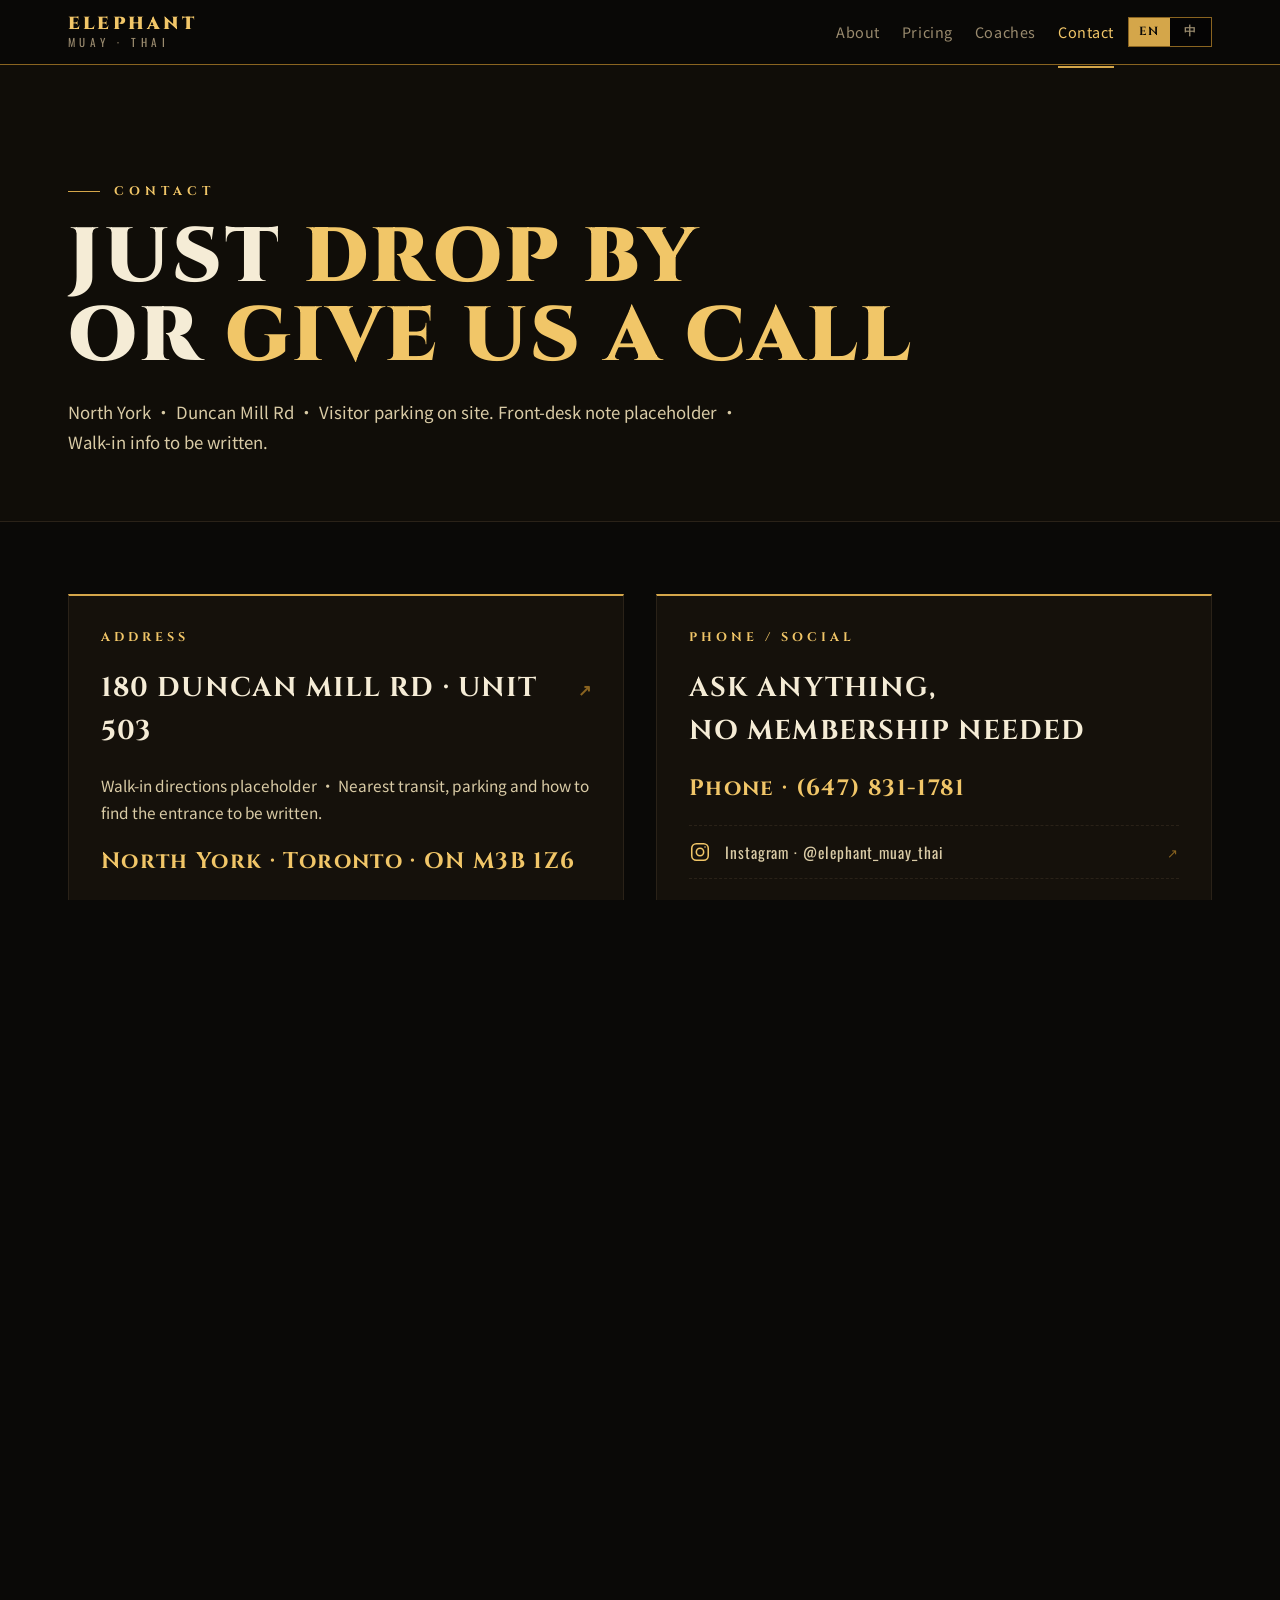
<file: contact.html>
<!doctype html>
<html lang="en">
<head>
<meta charset="utf-8">
<meta name="viewport" content="width=device-width,initial-scale=1">
<script>(function(){try{var l=localStorage.getItem('site.lang');document.documentElement.setAttribute('lang',l==='zh'?'zh':'en')}catch(e){}})();</script>
<title>联系方式 · Elephant Muay Thai</title>
<link rel="icon" type="image/svg+xml" href="assets/elephant-logo.svg">
<link rel="stylesheet" href="css/base.css?v=4">
<link rel="stylesheet" href="css/punch.css">
<link rel="stylesheet" href="css/contact.css?v=3">
</head>
<body>
<header class="topbar">
  <div class="shell topbar-inner">
    <a class="brand" href="index.html">
      <span class="brand-text">
        <span class="en">ELEPHANT</span>
        <span class="zh">MUAY · THAI</span>
      </span>
    </a>
    <div class="topbar-actions">
      <nav class="topnav">
        <a href="about.html"><span lang="zh">简介</span><span lang="en">About</span></a>
        <a href="pricing.html"><span lang="zh">价格表</span><span lang="en">Pricing</span></a>
        <a href="coaches.html"><span lang="zh">教练</span><span lang="en">Coaches</span></a>
        <a href="contact.html" class="active"><span lang="zh">联系方式</span><span lang="en">Contact</span></a>
      </nav>
      <button class="lang-switch" type="button" role="switch" aria-checked="false" aria-label="Switch language · 切换到中文">
        <span class="lang-opt opt-en">EN</span>
        <span class="lang-opt opt-zh">中</span>
      </button>
      <button class="nav-toggle" type="button" aria-label="菜单" aria-expanded="false"><span></span><span></span><span></span></button>
    </div>
  </div>
</header>

<section class="page-head">
  <div class="shell">
    <div class="eyebrow">CONTACT</div>
    <h1><span lang="zh">直接<span class="gold">来</span><br>或者<span class="gold">打个电话</span></span><span lang="en">Just <span class="gold">drop by</span><br>or <span class="gold">give us a call</span></span></h1>
    <p class="lede"><span lang="zh">North York · Duncan Mill Rd · 园区里有访客车位。前台值守说明占位 · 此处填写到店流程提示。</span><span lang="en">North York · Duncan Mill Rd · Visitor parking on site. Front-desk note placeholder · Walk-in info to be written.</span></p>
  </div>
</section>

<section class="contact-grid" id="hours-anchor">
  <div class="shell grid">
    <div class="contact-card">
      <div class="label"><span lang="zh">地址 · ADDRESS</span><span lang="en">ADDRESS</span></div>
      <h2><a class="ext-link" href="https://maps.app.goo.gl/3ECRABLXLd2pz4qA6" target="_blank" rel="noopener">180 Duncan Mill Rd · Unit 503<span class="arr">↗</span></a></h2>
      <p><span lang="zh">到店指引占位 · 此处填写最近的地铁站、停车信息、门面识别要点等。</span><span lang="en">Walk-in directions placeholder · Nearest transit, parking and how to find the entrance to be written.</span></p>
      <div class="big">North York · Toronto · ON M3B 1Z6</div>
      <a class="map-cta" href="https://maps.app.goo.gl/3ECRABLXLd2pz4qA6" target="_blank" rel="noopener"><span lang="zh">在 Google Maps 中打开 →</span><span lang="en">Open in Google Maps →</span></a>
    </div>

    <div class="contact-card">
      <div class="label"><span lang="zh">电话 / 社交 · CONTACT</span><span lang="en">PHONE / SOCIAL</span></div>
      <h2><span lang="zh">问什么都行<br>不一定要办卡才打</span><span lang="en">Ask anything,<br>no membership needed</span></h2>
      <div class="big"><span lang="zh">电话 · </span><span lang="en">Phone · </span><a class="ext-link inline" href="tel:+16478311781">(647) 831-1781</a></div>
      <a class="social-row" href="https://www.instagram.com/elephant_muay_thai/" target="_blank" rel="noopener">
        <svg viewBox="0 0 24 24" fill="none" stroke="currentColor" stroke-width="1.7" stroke-linecap="round" stroke-linejoin="round"><rect x="3" y="3" width="18" height="18" rx="5"/><circle cx="12" cy="12" r="4"/><circle cx="17.5" cy="6.5" r=".9" fill="currentColor" stroke="none"/></svg>
        <span class="handle">Instagram · @elephant_muay_thai</span>
        <span class="arr">↗</span>
      </a>
      <div class="bigger"><span lang="zh">微信 · 微信号占位</span><span lang="en">WeChat · handle placeholder</span></div>
      <div class="qr">
        <div class="img" aria-label="微信二维码占位">
          <svg viewBox="0 0 100 100" xmlns="http://www.w3.org/2000/svg">
            <rect width="100" height="100" fill="#fff"/>
            <g fill="#000">
              <rect x="6" y="6" width="22" height="22"/><rect x="11" y="11" width="12" height="12" fill="#fff"/><rect x="14" y="14" width="6" height="6"/>
              <rect x="72" y="6" width="22" height="22"/><rect x="77" y="11" width="12" height="12" fill="#fff"/><rect x="80" y="14" width="6" height="6"/>
              <rect x="6" y="72" width="22" height="22"/><rect x="11" y="77" width="12" height="12" fill="#fff"/><rect x="14" y="80" width="6" height="6"/>
              <rect x="34" y="6" width="6" height="6"/><rect x="46" y="6" width="6" height="6"/><rect x="58" y="6" width="6" height="6"/>
              <rect x="6" y="34" width="6" height="6"/><rect x="34" y="34" width="6" height="6"/><rect x="46" y="40" width="6" height="6"/><rect x="58" y="34" width="6" height="6"/><rect x="70" y="40" width="6" height="6"/><rect x="82" y="34" width="6" height="6"/>
              <rect x="6" y="46" width="6" height="6"/><rect x="22" y="46" width="6" height="6"/><rect x="40" y="46" width="6" height="6"/><rect x="52" y="46" width="6" height="6"/><rect x="64" y="46" width="6" height="6"/><rect x="76" y="46" width="6" height="6"/><rect x="88" y="46" width="6" height="6"/>
              <rect x="6" y="58" width="6" height="6"/><rect x="34" y="58" width="6" height="6"/><rect x="58" y="58" width="6" height="6"/><rect x="76" y="58" width="6" height="6"/>
              <rect x="34" y="70" width="6" height="6"/><rect x="46" y="76" width="6" height="6"/><rect x="58" y="70" width="6" height="6"/><rect x="70" y="76" width="6" height="6"/><rect x="82" y="70" width="6" height="6"/>
              <rect x="34" y="82" width="6" height="6"/><rect x="46" y="88" width="6" height="6"/><rect x="58" y="82" width="6" height="6"/><rect x="70" y="88" width="6" height="6"/><rect x="82" y="82" width="6" height="6"/>
            </g>
          </svg>
        </div>
        <div class="qr-cap"><span lang="zh">二维码说明占位。<br>WeChat: <strong style="color:var(--gold-2)">微信号占位</strong><br>说明文字占位。</span><span lang="en">QR caption placeholder.<br>WeChat: <strong style="color:var(--gold-2)">handle placeholder</strong><br>Description placeholder.</span></div>
      </div>
    </div>

    <div class="contact-card">
      <div class="label"><span lang="zh">营业时间 · HOURS</span><span lang="en">HOURS</span></div>
      <h2><span lang="zh">什么时候来</span><span lang="en">When to come</span></h2>
      <div class="hours">
        <div class="h-row"><span><span lang="zh">周一 – 周五</span><span lang="en">Mon – Fri</span></span><span>09:00 – 21:00</span></div>
        <div class="h-row"><span><span lang="zh">周六</span><span lang="en">Saturday</span></span><span>07:30 – 20:00</span></div>
        <div class="h-row"><span><span lang="zh">周日</span><span lang="en">Sunday</span></span><span>07:30 – 18:00</span></div>
        <div class="h-row"><span><span lang="zh">法定节假日</span><span lang="en">Public Holidays</span></span><span><span lang="zh">另行通知</span><span lang="en">By notice</span></span></div>
      </div>
      <p style="font-size:.9rem"><span lang="zh">课程时间表占位 · 此处填写团课节次或开放训练的具体安排。</span><span lang="en">Schedule placeholder · Group class times or open training sessions to be written here.</span></p>
    </div>

    <div class="contact-card">
      <div class="label"><span lang="zh">交通 · DIRECTIONS</span><span lang="en">DIRECTIONS</span></div>
      <h2><span lang="zh">交通标题占位</span><span lang="en">Getting here</span></h2>
      <p><strong style="color:var(--gold-2)"><span lang="zh">地铁 ·</span><span lang="en">Subway ·</span></strong> <span lang="zh">地铁路线占位 · 请填写最近地铁站与步行时间。</span><span lang="en">Subway placeholder · Nearest station and walking time to be written.</span></p>
      <p><strong style="color:var(--gold-2)"><span lang="zh">公交 ·</span><span lang="en">Bus ·</span></strong> <span lang="zh">公交路线占位 · 请填写相关公交线路与下车点。</span><span lang="en">Bus placeholder · Relevant lines and the stop to get off.</span></p>
      <p><strong style="color:var(--gold-2)"><span lang="zh">自驾 ·</span><span lang="en">Driving ·</span></strong> <span lang="zh">免费停车场。</span><span lang="en">Free parking on site.</span></p>
      <p><strong style="color:var(--gold-2)"><span lang="zh">骑车 ·</span><span lang="en">Cycling ·</span></strong> <span lang="zh">骑行说明占位 · 请填写共享单车或非机动车停放信息。</span><span lang="en">Cycling placeholder · Bike share or parking info to be written.</span></p>
    </div>
  </div>
</section>

<section class="map-block" id="map-anchor">
  <div class="shell">
    <span class="kbd-tag"><span lang="zh">位置 · LOCATION</span><span lang="en">LOCATION</span></span>
    <h2 style="margin:14px 0 22px"><span lang="zh">就在 <span style="color:var(--gold-2)">这。</span></span><span lang="en">Right <span style="color:var(--gold-2)">here.</span></span></h2>
    <div class="map-embed">
      <iframe
        src="https://www.google.com/maps?q=Elephant+Muay+Thai+180+Duncan+Mill+Rd+North+York+ON&hl=zh-CN&z=16&output=embed"
        title="Elephant Muay Thai · 位置地图 / location map"
        loading="lazy"
        referrerpolicy="no-referrer-when-downgrade"
        allowfullscreen></iframe>
    </div>
    <a class="map-open" href="https://maps.app.goo.gl/3ECRABLXLd2pz4qA6" target="_blank" rel="noopener">
      <span lang="zh">在 Google Maps 中打开</span><span lang="en">Open in Google Maps</span> <span class="arr">↗</span>
    </a>
  </div>
</section>

<footer class="footer">
  <div class="shell">
    <div class="footer-grid">
      <div>
        <div class="footer-brand">
          <h4 style="margin-bottom:6px">ELEPHANT MUAY THAI</h4>
          <p><span lang="zh">象 · 泰拳馆<br>品牌标语占位 · BRAND TAGLINE</span><span lang="en">Elephant Muay Thai · Toronto<br>Brand tagline placeholder · BRAND TAGLINE</span></p>
        </div>
      </div>
      <div>
        <h4><span lang="zh">导航</span><span lang="en">Navigation</span></h4>
        <a href="index.html"><span lang="zh">主页</span><span lang="en">Home</span></a>
        <a href="about.html"><span lang="zh">简介</span><span lang="en">About</span></a>
        <a href="pricing.html"><span lang="zh">价格表</span><span lang="en">Pricing</span></a>
        <a href="coaches.html"><span lang="zh">教练</span><span lang="en">Coaches</span></a>
      </div>
      <div>
        <h4><span lang="zh">位置</span><span lang="en">Location</span></h4>
        <p>180 Duncan Mill Rd · Unit 503<br>North York · Toronto · ON<br><span lang="zh">周一至五 09:00 – 21:00</span><span lang="en">Mon–Fri 09:00 – 21:00</span></p>
      </div>
      <div>
        <h4><span lang="zh">联系</span><span lang="en">Contact</span></h4>
        <p>(647) 831-1781<br><span lang="zh">WeChat: 微信号占位</span><span lang="en">WeChat: handle placeholder</span></p>
        <div class="socials">
          <a href="https://www.instagram.com/elephant_muay_thai/" target="_blank" rel="noopener">
            <svg width="14" height="14" viewBox="0 0 24 24" fill="none" stroke="currentColor" stroke-width="1.8" stroke-linecap="round" stroke-linejoin="round"><rect x="3" y="3" width="18" height="18" rx="5"/><circle cx="12" cy="12" r="4"/><circle cx="17.5" cy="6.5" r=".9" fill="currentColor" stroke="none"/></svg>
            <span>Instagram</span>
          </a>
          <a href="https://maps.app.goo.gl/3ECRABLXLd2pz4qA6" target="_blank" rel="noopener">
            <svg width="14" height="14" viewBox="0 0 24 24" fill="none" stroke="currentColor" stroke-width="1.8" stroke-linecap="round" stroke-linejoin="round"><path d="M12 21s7-7.5 7-12a7 7 0 1 0-14 0c0 4.5 7 12 7 12z"/><circle cx="12" cy="9" r="2.5"/></svg>
            <span>Google Maps</span>
          </a>
        </div>
      </div>
    </div>
    <div class="footer-bottom">
      <div>© 2026 Elephant Muay Thai. All rights reserved.</div>
    </div>
  </div>
</footer>

<script src="js/site.js"></script>
<script src="js/punch.js"></script>
</body>
</html>
</file>
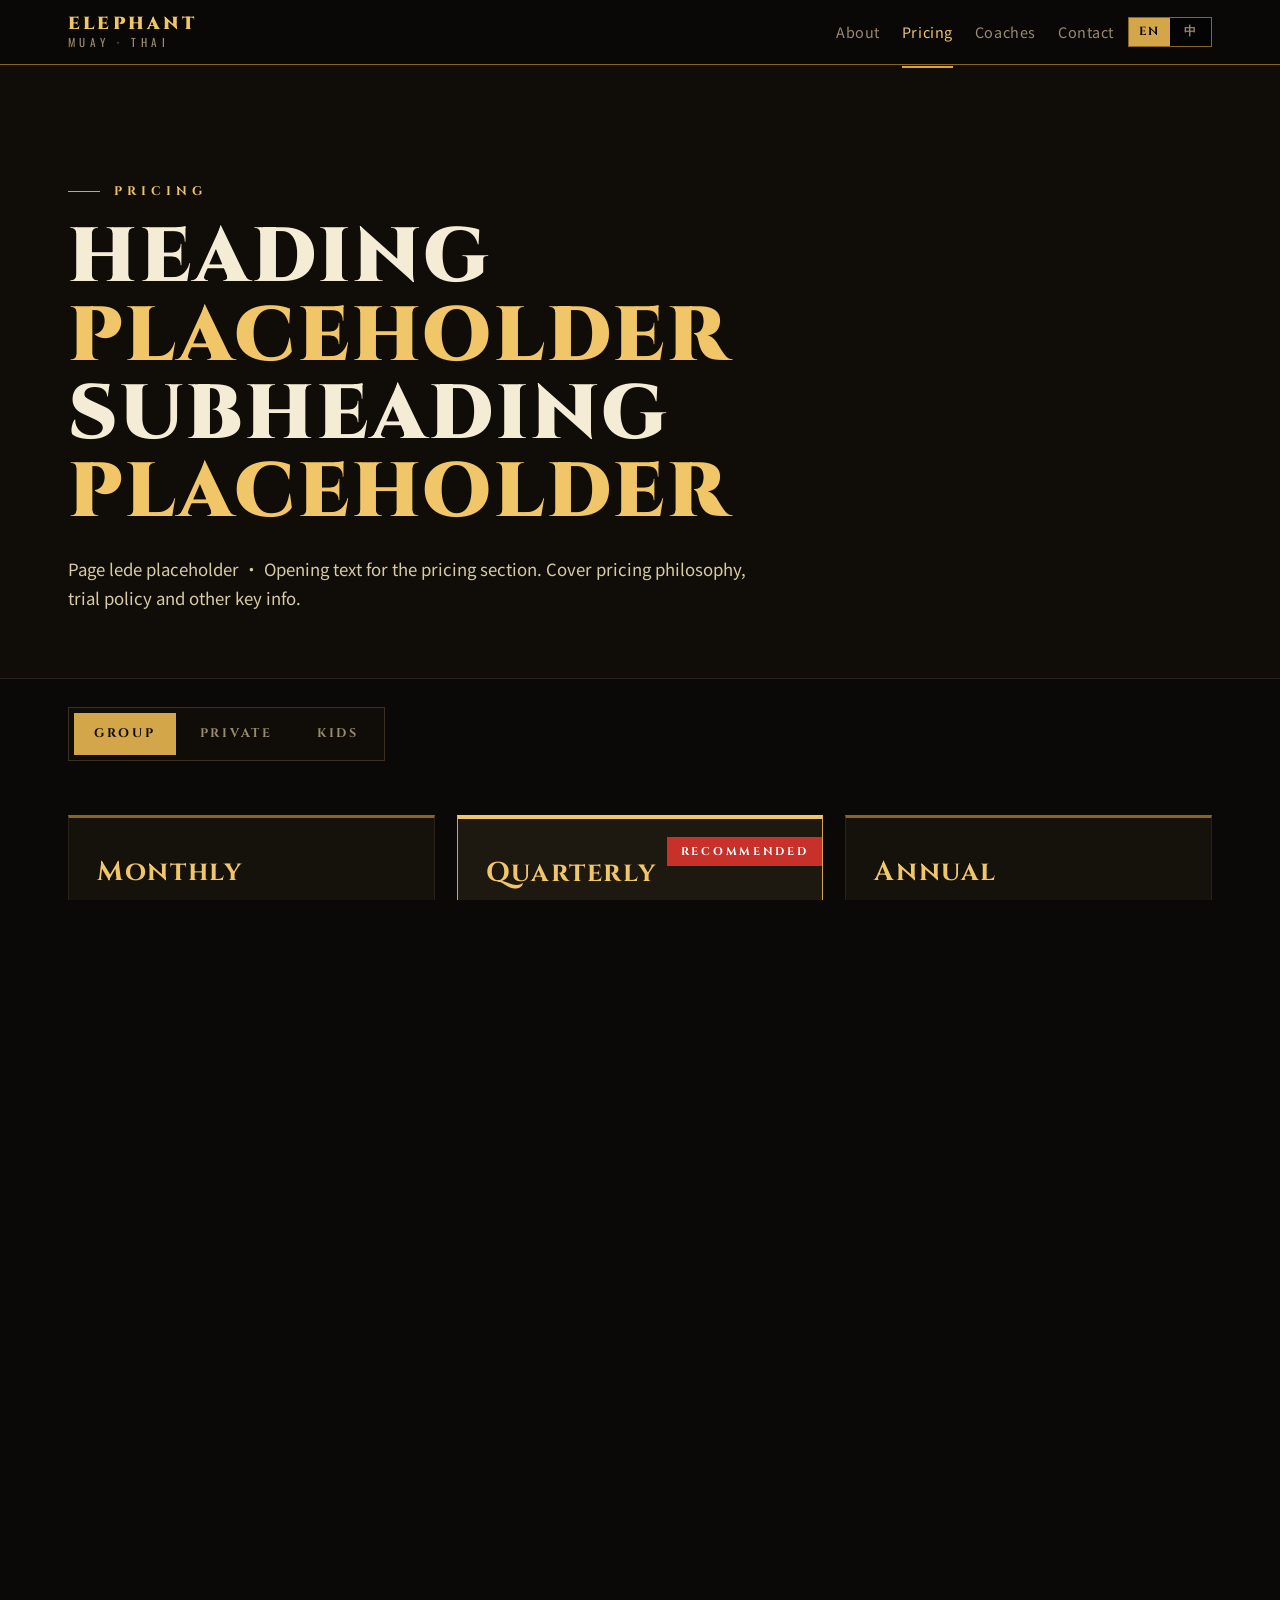
<file: pricing.html>
<!doctype html>
<html lang="en">
<head>
<meta charset="utf-8">
<meta name="viewport" content="width=device-width,initial-scale=1">
<script>(function(){try{var l=localStorage.getItem('site.lang');document.documentElement.setAttribute('lang',l==='zh'?'zh':'en')}catch(e){}})();</script>
<title>价格表 · Elephant Muay Thai</title>
<link rel="icon" type="image/svg+xml" href="assets/elephant-logo.svg">
<link rel="stylesheet" href="css/base.css?v=4">
<link rel="stylesheet" href="css/punch.css">
<link rel="stylesheet" href="css/pricing.css">
</head>
<body>
<header class="topbar">
  <div class="shell topbar-inner">
    <a class="brand" href="index.html">
      <span class="brand-text">
        <span class="en">ELEPHANT</span>
        <span class="zh">MUAY · THAI</span>
      </span>
    </a>
    <div class="topbar-actions">
      <nav class="topnav">
        <a href="about.html"><span lang="zh">简介</span><span lang="en">About</span></a>
        <a href="pricing.html" class="active"><span lang="zh">价格表</span><span lang="en">Pricing</span></a>
        <a href="coaches.html"><span lang="zh">教练</span><span lang="en">Coaches</span></a>
        <a href="contact.html"><span lang="zh">联系方式</span><span lang="en">Contact</span></a>
      </nav>
      <button class="lang-switch" type="button" role="switch" aria-checked="false" aria-label="Switch language · 切换到中文">
        <span class="lang-opt opt-en">EN</span>
        <span class="lang-opt opt-zh">中</span>
      </button>
      <button class="nav-toggle" type="button" aria-label="菜单" aria-expanded="false"><span></span><span></span><span></span></button>
    </div>
  </div>
</header>

<section class="page-head">
  <div class="shell">
    <div class="eyebrow">PRICING</div>
    <h1><span lang="zh">主标题<span class="gold">占位</span><br>副标题<span class="gold">占位</span></span><span lang="en">Heading <span class="gold">placeholder</span><br>Subheading <span class="gold">placeholder</span></span></h1>
    <p class="lede"><span lang="zh">页面引言占位 · 此处由馆方填写价格板块的开场说明，例如收费理念、试课政策等关键信息。</span><span lang="en">Page lede placeholder · Opening text for the pricing section. Cover pricing philosophy, trial policy and other key info.</span></p>
  </div>
</section>

<section class="price-tabs">
  <div class="shell">
    <div class="pills">
      <button class="on"><span lang="zh">团课 / GROUP</span><span lang="en">GROUP</span></button>
      <button><span lang="zh">私教 / PRIVATE</span><span lang="en">PRIVATE</span></button>
      <button><span lang="zh">青少年 / KIDS</span><span lang="en">KIDS</span></button>
    </div>
  </div>
</section>

<section class="price-grid">
  <div class="shell grid">
    <article class="price-card">
      <h3><span lang="zh">月卡</span><span lang="en">Monthly</span></h3>
      <p class="sub"><span lang="zh">套餐说明占位 · 一句话描述。</span><span lang="en">Plan description placeholder · One-line summary.</span></p>
      <div class="price"><span class="cur">¥</span><span class="num">999</span><span class="per"><span lang="zh">/ 月</span><span lang="en">/ mo</span></span></div>
      <ul>
        <li><span lang="zh">权益条目占位 1</span><span lang="en">Benefit placeholder 1</span></li>
        <li><span lang="zh">权益条目占位 2</span><span lang="en">Benefit placeholder 2</span></li>
        <li><span lang="zh">权益条目占位 3</span><span lang="en">Benefit placeholder 3</span></li>
        <li><span lang="zh">权益条目占位 4</span><span lang="en">Benefit placeholder 4</span></li>
        <li><span lang="zh">权益条目占位 5</span><span lang="en">Benefit placeholder 5</span></li>
      </ul>
      <div class="foot">
        <a class="btn ghost" href="contact.html" data-punch-to="contact.html" data-punch="down"><span lang="zh">咨询办理</span><span lang="en">Ask About It</span></a>
      </div>
    </article>

    <article class="price-card feat">
      <span class="ribbon"><span lang="zh">推荐标签</span><span lang="en">RECOMMENDED</span></span>
      <h3><span lang="zh">季卡</span><span lang="en">Quarterly</span></h3>
      <p class="sub"><span lang="zh">套餐说明占位 · 一句话描述。</span><span lang="en">Plan description placeholder · One-line summary.</span></p>
      <div class="price"><span class="cur">¥</span><span class="num">1999</span><span class="per"><span lang="zh">/ 9 个月</span><span lang="en">/ 9 mo</span></span></div>
      <ul>
        <li><span lang="zh">权益条目占位 1</span><span lang="en">Benefit placeholder 1</span></li>
        <li><span lang="zh">权益条目占位 2</span><span lang="en">Benefit placeholder 2</span></li>
        <li><span lang="zh">权益条目占位 3</span><span lang="en">Benefit placeholder 3</span></li>
        <li><span lang="zh">权益条目占位 4</span><span lang="en">Benefit placeholder 4</span></li>
        <li><span lang="zh">权益条目占位 5</span><span lang="en">Benefit placeholder 5</span></li>
      </ul>
      <div class="foot">
        <a class="btn" href="contact.html" data-punch-to="contact.html" data-punch="down"><span lang="zh">咨询办理</span><span lang="en">Ask About It</span> <span class="arrow">→</span></a>
      </div>
    </article>

    <article class="price-card">
      <h3><span lang="zh">年卡</span><span lang="en">Annual</span></h3>
      <p class="sub"><span lang="zh">套餐说明占位 · 一句话描述。</span><span lang="en">Plan description placeholder · One-line summary.</span></p>
      <div class="price"><span class="cur">¥</span><span class="num">9999</span><span class="per"><span lang="zh">/ 99 个月</span><span lang="en">/ 99 mo</span></span></div>
      <ul>
        <li><span lang="zh">权益条目占位 1</span><span lang="en">Benefit placeholder 1</span></li>
        <li><span lang="zh">权益条目占位 2</span><span lang="en">Benefit placeholder 2</span></li>
        <li><span lang="zh">权益条目占位 3</span><span lang="en">Benefit placeholder 3</span></li>
        <li><span lang="zh">权益条目占位 4</span><span lang="en">Benefit placeholder 4</span></li>
        <li><span lang="zh">权益条目占位 5</span><span lang="en">Benefit placeholder 5</span></li>
      </ul>
      <div class="foot">
        <a class="btn ghost" href="contact.html" data-punch-to="contact.html" data-punch="down"><span lang="zh">咨询办理</span><span lang="en">Ask About It</span></a>
      </div>
    </article>
  </div>
</section>

<section class="price-private">
  <div class="shell">
    <div class="head">
      <div>
        <span class="kbd-tag"><span lang="zh">私教 · 1 V 1</span><span lang="en">PRIVATE · 1-ON-1</span></span>
        <h2 style="margin-top:14px"><span lang="zh">私教标题占位<span class="gold"> · 占位</span></span><span lang="en">Private heading placeholder<span class="gold"> · placeholder</span></span></h2>
      </div>
      <p style="color:var(--text-soft);max-width:380px"><span lang="zh">私教说明占位 · 此处填写关于私教课程的简短说明。</span><span lang="en">Private session placeholder · Short description of private lessons.</span></p>
    </div>
    <div class="table">
      <div class="row h"><div><span lang="zh">段位</span><span lang="en">Tier</span></div><div><span lang="zh">单节</span><span lang="en">Single</span></div><div><span lang="zh">9 节</span><span lang="en">9-pack</span></div><div class="extra"><span lang="zh">99 节</span><span lang="en">99-pack</span></div></div>
      <div class="row"><div class="nm"><span lang="zh">段位占位 A</span><span lang="en">Tier A placeholder</span></div><div class="px">¥ 999</div><div class="px">¥ 999</div><div class="extra px">¥ 9999</div></div>
      <div class="row"><div class="nm"><span lang="zh">段位占位 B</span><span lang="en">Tier B placeholder</span></div><div class="px">¥ 999</div><div class="px">¥ 999</div><div class="extra px">¥ 9999</div></div>
      <div class="row"><div class="nm"><span lang="zh">段位占位 C</span><span lang="en">Tier C placeholder</span></div><div class="px">¥ 999</div><div class="px">¥ 9999</div><div class="extra px">¥ 99999</div></div>
    </div>
  </div>
</section>

<section class="price-extras">
  <div class="shell">
    <span class="kbd-tag"><span lang="zh">单次 / 装备 / 比赛</span><span lang="en">DROP-IN / GEAR / FIGHTS</span></span>
    <h2 style="margin-top:14px"><span lang="zh">板块标题<span class="gold">占位</span></span><span lang="en">Section heading <span class="gold">placeholder</span></span></h2>
    <div class="grid">
      <div class="ex"><div class="nm"><span lang="zh">项目占位 1</span><span lang="en">Item placeholder 1</span></div><div class="px">¥ 99</div><div class="nt"><span lang="zh">项目说明占位 · 此处填写简短描述。</span><span lang="en">Item description placeholder · Short description here.</span></div></div>
      <div class="ex"><div class="nm"><span lang="zh">项目占位 2</span><span lang="en">Item placeholder 2</span></div><div class="px">¥ 99</div><div class="nt"><span lang="zh">项目说明占位 · 此处填写简短描述。</span><span lang="en">Item description placeholder · Short description here.</span></div></div>
      <div class="ex"><div class="nm"><span lang="zh">项目占位 3</span><span lang="en">Item placeholder 3</span></div><div class="px">¥ 99</div><div class="nt"><span lang="zh">项目说明占位 · 此处填写简短描述。</span><span lang="en">Item description placeholder · Short description here.</span></div></div>
      <div class="ex"><div class="nm"><span lang="zh">项目占位 4</span><span lang="en">Item placeholder 4</span></div><div class="px">¥ 999</div><div class="nt"><span lang="zh">项目说明占位 · 此处填写简短描述。</span><span lang="en">Item description placeholder · Short description here.</span></div></div>
      <div class="ex"><div class="nm"><span lang="zh">项目占位 5</span><span lang="en">Item placeholder 5</span></div><div class="px">¥ 999</div><div class="nt"><span lang="zh">项目说明占位 · 此处填写简短描述。</span><span lang="en">Item description placeholder · Short description here.</span></div></div>
      <div class="ex"><div class="nm"><span lang="zh">项目占位 6</span><span lang="en">Item placeholder 6</span></div><div class="px">¥ 9</div><div class="nt"><span lang="zh">项目说明占位 · 此处填写简短描述。</span><span lang="en">Item description placeholder · Short description here.</span></div></div>
    </div>
  </div>
</section>

<section class="price-faq">
  <div class="shell">
    <span class="kbd-tag"><span lang="zh">常见问题 · FAQ</span><span lang="en">FAQ</span></span>
    <h2 style="margin:14px 0 4px"><span lang="zh">板块标题<span class="gold">占位</span></span><span lang="en">Section heading <span class="gold">placeholder</span></span></h2>
    <div class="grid">
      <details open>
        <summary><span lang="zh">问题占位 1 · 问题文字</span><span lang="en">Question placeholder 1 · question text</span></summary>
        <p><span lang="zh">答案占位 · 此处由馆方填写本问题的回答内容。</span><span lang="en">Answer placeholder · Filled in by the gym.</span></p>
      </details>
      <details>
        <summary><span lang="zh">问题占位 2 · 问题文字</span><span lang="en">Question placeholder 2 · question text</span></summary>
        <p><span lang="zh">答案占位 · 此处由馆方填写本问题的回答内容。</span><span lang="en">Answer placeholder · Filled in by the gym.</span></p>
      </details>
      <details>
        <summary><span lang="zh">问题占位 3 · 问题文字</span><span lang="en">Question placeholder 3 · question text</span></summary>
        <p><span lang="zh">答案占位 · 此处由馆方填写本问题的回答内容。</span><span lang="en">Answer placeholder · Filled in by the gym.</span></p>
      </details>
      <details>
        <summary><span lang="zh">问题占位 4 · 问题文字</span><span lang="en">Question placeholder 4 · question text</span></summary>
        <p><span lang="zh">答案占位 · 此处由馆方填写本问题的回答内容。</span><span lang="en">Answer placeholder · Filled in by the gym.</span></p>
      </details>
      <details>
        <summary><span lang="zh">问题占位 5 · 问题文字</span><span lang="en">Question placeholder 5 · question text</span></summary>
        <p><span lang="zh">答案占位 · 此处由馆方填写本问题的回答内容。</span><span lang="en">Answer placeholder · Filled in by the gym.</span></p>
      </details>
      <details>
        <summary><span lang="zh">问题占位 6 · 问题文字</span><span lang="en">Question placeholder 6 · question text</span></summary>
        <p><span lang="zh">答案占位 · 此处由馆方填写本问题的回答内容。</span><span lang="en">Answer placeholder · Filled in by the gym.</span></p>
      </details>
    </div>
  </div>
</section>

<footer class="footer">
  <div class="shell">
    <div class="footer-grid">
      <div>
        <div class="footer-brand">
          <h4 style="margin-bottom:6px">ELEPHANT MUAY THAI</h4>
          <p><span lang="zh">象 · 泰拳馆<br>品牌标语占位 · BRAND TAGLINE</span><span lang="en">Elephant Muay Thai · Toronto<br>Brand tagline placeholder · BRAND TAGLINE</span></p>
        </div>
      </div>
      <div>
        <h4><span lang="zh">导航</span><span lang="en">Navigation</span></h4>
        <a href="index.html"><span lang="zh">主页</span><span lang="en">Home</span></a>
        <a href="about.html"><span lang="zh">简介</span><span lang="en">About</span></a>
        <a href="coaches.html"><span lang="zh">教练</span><span lang="en">Coaches</span></a>
        <a href="contact.html"><span lang="zh">联系方式</span><span lang="en">Contact</span></a>
      </div>
      <div>
        <h4><span lang="zh">位置</span><span lang="en">Location</span></h4>
        <p>180 Duncan Mill Rd · Unit 503<br>North York · Toronto · ON<br><span lang="zh">周一至五 09:00 – 21:00</span><span lang="en">Mon–Fri 09:00 – 21:00</span></p>
      </div>
      <div>
        <h4><span lang="zh">联系</span><span lang="en">Contact</span></h4>
        <p>(647) 831-1781<br><span lang="zh">WeChat: 微信号占位</span><span lang="en">WeChat: handle placeholder</span></p>
        <div class="socials">
          <a href="https://www.instagram.com/elephant_muay_thai/" target="_blank" rel="noopener">
            <svg width="14" height="14" viewBox="0 0 24 24" fill="none" stroke="currentColor" stroke-width="1.8" stroke-linecap="round" stroke-linejoin="round"><rect x="3" y="3" width="18" height="18" rx="5"/><circle cx="12" cy="12" r="4"/><circle cx="17.5" cy="6.5" r=".9" fill="currentColor" stroke="none"/></svg>
            <span>Instagram</span>
          </a>
          <a href="https://maps.app.goo.gl/3ECRABLXLd2pz4qA6" target="_blank" rel="noopener">
            <svg width="14" height="14" viewBox="0 0 24 24" fill="none" stroke="currentColor" stroke-width="1.8" stroke-linecap="round" stroke-linejoin="round"><path d="M12 21s7-7.5 7-12a7 7 0 1 0-14 0c0 4.5 7 12 7 12z"/><circle cx="12" cy="9" r="2.5"/></svg>
            <span>Google Maps</span>
          </a>
        </div>
      </div>
    </div>
    <div class="footer-bottom">
      <div>© 2026 Elephant Muay Thai. All rights reserved.</div>
    </div>
  </div>
</footer>

<script src="js/site.js"></script>
<script src="js/punch.js"></script>
</body>
</html>
</file>
<file: css/base.css>
@import url('https://fonts.googleapis.com/css2?family=Cinzel:wght@500;700;900&family=Oswald:wght@400;500;600;700&family=Noto+Sans+SC:wght@400;500;700;900&display=swap');

:root{
  --bg:#0a0907;
  --bg-2:#100d08;
  --surface:#15110b;
  --surface-2:#1d1810;
  --line:#2a2218;
  --line-2:#3b3022;
  --text:#f5ecd6;
  --text-soft:#d9cba6;
  --muted:#9a8b6e;
  --gold:#d4a64a;
  --gold-2:#f1c668;
  --gold-3:#8a6420;
  --red:#c8302a;
  --red-2:#8e1b18;
  --red-soft:#e45a52;
  --ease:cubic-bezier(.2,.6,.3,1);
}

*{box-sizing:border-box;margin:0;padding:0}
html{-webkit-text-size-adjust:100%;text-size-adjust:100%}
html,body{height:100%;background:var(--bg);color:var(--text);font-family:"Noto Sans SC","PingFang SC","Microsoft YaHei",system-ui,sans-serif;-webkit-font-smoothing:antialiased;overflow-x:hidden;width:100%}
body{min-height:100vh;line-height:1.6;overflow-wrap:break-word;word-wrap:break-word}
a{color:inherit;text-decoration:none}
img{display:block;max-width:100%}
button{font:inherit;color:inherit;background:none;border:none;cursor:pointer}

h1,h2,h3,.display{font-family:"Cinzel","Oswald","Noto Serif SC",serif;letter-spacing:.04em}
h1{font-size:clamp(2.8rem,6vw,5.4rem);font-weight:900;line-height:1.02;text-transform:uppercase}
h2{font-size:clamp(1.9rem,3.6vw,3rem);font-weight:700;text-transform:uppercase}
h3{font-size:1.25rem;font-weight:700;letter-spacing:.06em}
p{color:var(--text-soft)}

.shell{max-width:1200px;margin:0 auto;padding:0 28px;width:100%}

.topbar{position:sticky;top:0;z-index:50;background:rgba(10,9,7,.88);backdrop-filter:blur(12px);-webkit-backdrop-filter:blur(12px);border-bottom:1px solid var(--gold-3)}
.topbar-inner{display:flex;align-items:center;justify-content:space-between;height:64px;gap:14px}
.topbar-actions{display:flex;align-items:center;gap:14px}
.topbar-actions .topnav{order:1}
.topbar-actions .lang-switch{order:2}
.topbar-actions .nav-toggle{order:3}

.lang-switch{position:relative;display:inline-flex;align-items:stretch;width:84px;height:30px;border:1px solid var(--gold-3);background:rgba(0,0,0,.4);cursor:pointer;padding:0;flex-shrink:0;transition:border-color .2s var(--ease);overflow:hidden;line-height:1}
.lang-switch:hover{border-color:var(--gold-2)}
.lang-switch:focus-visible{outline:1px solid var(--gold-2);outline-offset:2px}
.lang-switch::before{content:"";position:absolute;top:0;bottom:0;left:0;width:50%;background:var(--gold);transition:transform .26s var(--ease);z-index:0}
html[lang="zh"] .lang-switch::before{transform:translateX(100%)}
.lang-switch .lang-opt{position:relative;z-index:1;flex:1;display:flex;align-items:center;justify-content:center;font-family:"Cinzel",serif;font-weight:700;font-size:.74rem;letter-spacing:.14em;color:var(--muted);transition:color .26s var(--ease);user-select:none;pointer-events:none}
html[lang="en"] .lang-switch .lang-opt.opt-en{color:#0a0907}
html[lang="zh"] .lang-switch .lang-opt.opt-zh{color:#0a0907}

html:not([lang="en"]) [lang="en"]{display:none!important}
html[lang="en"] [lang="zh"]{display:none!important}
.brand{display:flex;align-items:center;gap:12px;min-width:0}
.brand-text{display:flex;flex-direction:column;line-height:1}
.brand-text .en{font-family:"Cinzel",serif;font-weight:900;font-size:1.1rem;letter-spacing:.18em;color:var(--gold-2);white-space:nowrap}
.brand-text .zh{font-family:"Oswald",sans-serif;font-size:.7rem;letter-spacing:.4em;color:var(--muted);margin-top:4px;white-space:nowrap}

.topnav{display:flex;gap:22px;font-size:.9rem;color:var(--muted)}
.topnav a{transition:color .2s var(--ease);position:relative;padding:6px 0;letter-spacing:.04em;white-space:nowrap}
.topnav a:hover{color:var(--gold-2)}
.topnav a.active{color:var(--gold-2)}
.topnav a.active::after{content:"";position:absolute;left:0;right:0;bottom:-18px;height:2px;background:var(--gold)}

.nav-toggle{display:none;width:44px;height:44px;align-items:center;justify-content:center;border:1px solid var(--line-2);background:transparent;color:var(--gold-2);cursor:pointer;position:relative;z-index:60;flex-shrink:0}
.nav-toggle span{position:absolute;left:11px;right:11px;height:2px;background:var(--gold-2);transition:transform .25s var(--ease),opacity .25s var(--ease),top .25s var(--ease)}
.nav-toggle span:nth-child(1){top:14px}
.nav-toggle span:nth-child(2){top:21px}
.nav-toggle span:nth-child(3){top:28px}
.nav-toggle.open span:nth-child(1){top:21px;transform:rotate(45deg)}
.nav-toggle.open span:nth-child(2){opacity:0}
.nav-toggle.open span:nth-child(3){top:21px;transform:rotate(-45deg)}

.page-head{padding:108px 0 64px;border-bottom:1px solid var(--line);position:relative;background:var(--bg-2)}
.page-head .shell{position:relative;z-index:1}
.page-head .eyebrow{display:inline-flex;align-items:center;gap:14px;color:var(--gold-2);font-family:"Cinzel",serif;letter-spacing:.4em;font-size:.78rem;text-transform:uppercase;margin-bottom:18px;font-weight:700}
.page-head .eyebrow::before{content:"";width:32px;height:1px;background:var(--gold)}
.page-head h1{max-width:920px}
.page-head h1 .gold{color:var(--gold-2)}
.page-head .lede{color:var(--text-soft);margin-top:22px;max-width:680px;font-size:1.05rem;line-height:1.75}

section.block{padding:80px 0;border-bottom:1px solid var(--line)}
section.block:last-of-type{border-bottom:none}

.btn{display:inline-flex;align-items:center;gap:12px;padding:15px 26px;background:var(--gold);color:#0a0907;font-family:"Cinzel",serif;letter-spacing:.18em;font-size:.86rem;font-weight:700;text-transform:uppercase;border:1px solid var(--gold-2);position:relative;transition:transform .15s var(--ease),background .15s var(--ease);clip-path:polygon(10px 0,100% 0,calc(100% - 10px) 100%,0 100%)}
.btn:hover{transform:translateY(-1px);background:var(--gold-2)}
.btn.ghost{background:transparent;color:var(--gold-2);border:1px solid var(--gold-3)}
.btn.ghost:hover{background:rgba(212,166,74,.08)}
.btn.danger{background:var(--red);border-color:var(--red);color:#fff}
.btn.danger:hover{background:var(--red-2)}
.btn .arrow{display:inline-block;transition:transform .2s var(--ease);font-family:"Oswald",sans-serif}
.btn:hover .arrow{transform:translateX(5px)}

.footer{padding:64px 0 44px;border-top:1px solid var(--gold-3);background:#060503;color:var(--muted);font-size:.88rem;position:relative}
.footer-grid{display:grid;grid-template-columns:1.4fr 1fr 1fr 1fr;gap:32px;margin-bottom:36px}
.footer-grid h4{font-family:"Cinzel",serif;color:var(--gold-2);font-size:.82rem;letter-spacing:.28em;text-transform:uppercase;margin-bottom:16px;font-weight:700}
.footer-grid p,.footer-grid a{display:block;color:var(--muted);font-size:.9rem;line-height:1.9}
.footer-grid a:hover{color:var(--gold-2)}
.footer-brand{display:flex;flex-direction:column;gap:6px}
.footer .socials{display:flex;flex-direction:column;gap:8px;margin-top:14px;align-items:flex-start}
.footer .socials a{display:inline-flex;align-items:center;gap:9px;padding:7px 12px;border:1px solid var(--line);color:var(--text-soft);font-family:"Oswald",sans-serif;font-size:.76rem;letter-spacing:.16em;text-transform:uppercase;text-decoration:none;line-height:1;width:auto;transition:border-color .2s var(--ease),color .2s var(--ease)}
.footer .socials a:hover{border-color:var(--gold-2);color:var(--gold-2)}
.footer .socials a svg{width:14px;height:14px;display:block;flex-shrink:0;color:currentColor}
.footer-bottom{display:flex;justify-content:space-between;flex-wrap:wrap;gap:14px;padding-top:22px;border-top:1px solid var(--line)}

.kbd-tag{display:inline-flex;align-items:center;gap:10px;border:1px solid var(--line-2);padding:6px 12px;font-family:"Cinzel",serif;font-size:.74rem;letter-spacing:.24em;color:var(--gold-2);text-transform:uppercase;background:transparent}
.kbd-tag::before{content:"";width:6px;height:6px;background:var(--gold);transform:rotate(45deg)}

.divider-x{height:1px;background:var(--line-2);margin:28px 0}
.divider-gold{display:flex;align-items:center;justify-content:center;gap:14px;margin:18px 0;color:var(--gold-3)}
.divider-gold::before,.divider-gold::after{content:"";flex:1;height:1px;background:var(--gold-3);max-width:200px}
.divider-gold svg{width:18px;height:18px;color:var(--gold)}

.tribal-rule{height:1px;background:var(--gold-3);opacity:.5}

::selection{background:var(--gold);color:#0a0907}

@media (max-width:920px){
  .shell{padding:0 22px}
  .topbar-inner{height:60px}
  .brand-text .en{font-size:1rem;letter-spacing:.14em}
  .brand-text .zh{font-size:.62rem;letter-spacing:.32em}
  .nav-toggle{display:flex}
  .topnav{position:fixed;inset:60px 0 auto 0;flex-direction:column;background:rgba(10,9,7,.98);backdrop-filter:blur(14px);-webkit-backdrop-filter:blur(14px);border-bottom:1px solid var(--gold-3);padding:24px 22px 28px;gap:4px;transform:translateY(-110%);transition:transform .3s var(--ease);z-index:55;box-shadow:0 12px 32px rgba(0,0,0,.6)}
  .topnav.open{transform:translateY(0)}
  .topnav a{padding:14px 4px;font-size:1rem;border-bottom:1px solid var(--line);color:var(--text-soft);letter-spacing:.06em}
  .topnav a:last-child{border-bottom:none}
  .topnav a.active::after{display:none}
  .topnav a.active{color:var(--gold-2);background:rgba(212,166,74,.06);padding-left:14px}

  .page-head{padding:64px 0 40px}
  .page-head h1{letter-spacing:.01em}
  .page-head .eyebrow{margin-bottom:14px;font-size:.7rem;letter-spacing:.32em;gap:10px}
  .page-head .eyebrow::before{width:22px}
  .page-head .lede{font-size:.96rem;margin-top:16px}

  section.block{padding:52px 0}

  .btn{padding:13px 22px;font-size:.82rem;letter-spacing:.14em}
  .btn.ghost{padding:13px 22px}

  .footer{padding:48px 0 32px}
  .footer-grid{grid-template-columns:1fr 1fr;gap:28px;margin-bottom:28px}
  .footer-grid h4{font-size:.78rem;margin-bottom:12px}
  .footer-bottom{flex-direction:column;align-items:flex-start;gap:6px;font-size:.82rem}

  .kbd-tag{font-size:.7rem;letter-spacing:.2em;padding:5px 10px}
}
@media (max-width:560px){
  .shell{padding:0 18px}
  .topbar-inner{height:56px}
  .brand-text .en{font-size:.94rem}
  .brand-text .zh{font-size:.58rem;letter-spacing:.28em}
  .topnav{inset:56px 0 auto 0;padding:20px 18px 24px}

  h1{font-size:clamp(2.2rem,9vw,3rem)}
  h2{font-size:clamp(1.5rem,6.4vw,2rem)}

  .page-head{padding:48px 0 32px}
  section.block{padding:44px 0}

  .footer-grid{grid-template-columns:1fr;gap:24px}

  .btn{width:100%;justify-content:center;padding:14px 18px}
  .hero-cta .btn,.cta-strip .btn,.coach-cta .btn,.about-cta .btn{width:100%}
}
</file>
<file: css/punch.css>
.punch-stage{position:fixed;inset:0;z-index:9990;pointer-events:none;overflow:hidden}
.punch-stage .vignette{position:absolute;inset:0;background:radial-gradient(closest-side at var(--bx,50%) var(--by,50%),transparent 30%,rgba(0,0,0,.55) 75%,rgba(0,0,0,.85) 100%);opacity:0;animation:p-vignette 880ms ease-out forwards}
@keyframes p-vignette{
  0%{opacity:0}
  35%{opacity:0}
  50%{opacity:1}
  100%{opacity:0}
}

.punch-stage .speedline{position:absolute;left:var(--bx);top:var(--by);width:var(--len,520px);height:var(--w,2px);background:linear-gradient(90deg,transparent,rgba(241,198,104,.85) 30%,#fff5d0 70%,transparent);transform-origin:left center;transform:translate(0,-50%) rotate(var(--ang,0deg)) scaleX(0);animation:p-speedline 320ms cubic-bezier(.2,.55,.3,1) forwards;animation-delay:var(--d,0ms);opacity:0;filter:drop-shadow(0 0 6px rgba(241,198,104,.6))}
@keyframes p-speedline{
  0%{transform:translate(0,-50%) rotate(var(--ang,0deg)) scaleX(0);opacity:0}
  40%{opacity:1;transform:translate(0,-50%) rotate(var(--ang,0deg)) scaleX(1)}
  100%{opacity:0;transform:translate(0,-50%) rotate(var(--ang,0deg)) scaleX(1) translateX(40px)}
}

.punch-stage .glove-trail{position:absolute;left:var(--bx);top:var(--by);width:240px;height:240px;margin:-120px 0 0 -120px;will-change:transform,opacity;animation:glove-fly 360ms cubic-bezier(.22,.55,.3,1) forwards;animation-delay:var(--td,0ms);filter:drop-shadow(0 0 18px rgba(241,198,104,.35)) blur(var(--bl,0px));opacity:var(--op,1)}
.punch-stage .glove-trail svg{width:100%;height:100%}

@keyframes glove-fly{
  0%   {transform:translate(var(--gx),var(--gy)) rotate(var(--rot)) scale(.45);opacity:0}
  16%  {opacity:var(--op,1)}
  78%  {transform:translate(0,0) rotate(0deg) scale(1.16);opacity:var(--op,1)}
  100% {transform:translate(calc(var(--gx) * -.06),calc(var(--gy) * -.06)) rotate(calc(var(--rot) * -.25)) scale(1.4);opacity:0}
}

.punch-stage .preflash{position:absolute;left:var(--bx);top:var(--by);width:60px;height:60px;margin:-30px 0 0 -30px;border-radius:50%;background:radial-gradient(closest-side,rgba(241,198,104,.6),transparent 70%);opacity:0;animation:p-preflash 320ms ease-out forwards}
@keyframes p-preflash{
  0%{opacity:0;transform:scale(.3)}
  60%{opacity:.8;transform:scale(2.4)}
  100%{opacity:0;transform:scale(3.4)}
}

.punch-stage .whiteflash{position:absolute;inset:0;background:#fff5d0;opacity:0;mix-blend-mode:screen;animation:p-whiteflash 280ms ease-out forwards;animation-delay:340ms}
@keyframes p-whiteflash{
  0%{opacity:0}
  10%{opacity:.95}
  35%{opacity:.6}
  100%{opacity:0}
}

.punch-stage .impact-flash{position:absolute;left:var(--bx);top:var(--by);width:680px;height:680px;margin:-340px 0 0 -340px;background:radial-gradient(closest-side,rgba(255,245,208,1) 0%,rgba(241,198,104,.85) 25%,rgba(200,48,42,.4) 45%,rgba(0,0,0,0) 70%);opacity:0;mix-blend-mode:screen;animation:p-impactflash 460ms ease-out forwards;animation-delay:340ms;filter:blur(2px)}
@keyframes p-impactflash{
  0%{opacity:0;transform:scale(.2)}
  30%{opacity:1;transform:scale(1)}
  100%{opacity:0;transform:scale(1.8)}
}

.punch-stage .shockwave{position:absolute;left:var(--bx);top:var(--by);width:80px;height:80px;margin:-40px 0 0 -40px;border-radius:50%;border:3px solid var(--gold-2);opacity:0;animation:p-shockwave 720ms cubic-bezier(.15,.65,.3,1) forwards;animation-delay:calc(340ms + var(--swd,0ms));box-shadow:0 0 24px rgba(241,198,104,.4)}
.punch-stage .shockwave.wr2{border-color:rgba(241,198,104,.6);border-width:2px}
.punch-stage .shockwave.wr3{border-color:rgba(200,48,42,.7);border-width:2px}
.punch-stage .shockwave.wr4{border-color:#fff5d0;border-width:1px}
@keyframes p-shockwave{
  0%{opacity:0;transform:scale(.2)}
  18%{opacity:1}
  100%{opacity:0;transform:scale(22)}
}

.punch-stage .radial-cracks{position:absolute;left:var(--bx);top:var(--by);width:2400px;height:2400px;margin:-1200px 0 0 -1200px;opacity:0;animation:p-radial 760ms ease-out forwards;animation-delay:350ms;transform-origin:center}
.punch-stage .radial-cracks svg{width:100%;height:100%}
@keyframes p-radial{
  0%{opacity:0;transform:scale(.1) rotate(0deg)}
  18%{opacity:1;transform:scale(1) rotate(4deg)}
  100%{opacity:0;transform:scale(1.4) rotate(10deg)}
}

.punch-stage .spark{position:absolute;left:var(--bx);top:var(--by);width:var(--sz,6px);height:var(--sz,6px);margin:calc(var(--sz,6px) / -2) 0 0 calc(var(--sz,6px) / -2);background:var(--clr,#f1c668);border-radius:50%;box-shadow:0 0 12px var(--clr,#f1c668),0 0 4px #fff5d0;opacity:0;animation:p-spark var(--sd,720ms) cubic-bezier(.18,.6,.4,1) forwards;animation-delay:calc(340ms + var(--ssd,0ms));will-change:transform,opacity}
@keyframes p-spark{
  0%{opacity:0;transform:translate(0,0) scale(.6)}
  8%{opacity:1;transform:translate(calc(var(--tx) * .08),calc(var(--ty) * .08)) scale(1)}
  70%{opacity:.8;transform:translate(calc(var(--tx) * .8),calc(var(--ty) * .8 + 30px)) scale(.55)}
  100%{opacity:0;transform:translate(var(--tx),calc(var(--ty) + 90px)) scale(.2)}
}

.punch-stage .smoke{position:absolute;left:var(--bx);top:var(--by);width:300px;height:300px;margin:-150px 0 0 -150px;background:radial-gradient(closest-side,rgba(120,100,70,.7),rgba(80,60,40,.3) 50%,rgba(0,0,0,0) 75%);border-radius:50%;opacity:0;filter:blur(8px);animation:p-smoke 920ms ease-out forwards;animation-delay:380ms}
@keyframes p-smoke{
  0%{opacity:0;transform:scale(.3) translate(0,0)}
  35%{opacity:.85;transform:scale(1.1) translate(0,-12px)}
  100%{opacity:0;transform:scale(2) translate(0,-60px)}
}

.punch-stage .embers{position:absolute;left:var(--bx);top:var(--by);width:8px;height:8px;margin:-4px 0 0 -4px}
.punch-stage .ember{position:absolute;width:3px;height:3px;background:var(--clr,#f1c668);border-radius:50%;box-shadow:0 0 8px var(--clr,#f1c668);opacity:0;animation:p-ember var(--ed,1100ms) ease-out forwards;animation-delay:calc(440ms + var(--esd,0ms))}
@keyframes p-ember{
  0%{opacity:0;transform:translate(0,0)}
  15%{opacity:1}
  100%{opacity:0;transform:translate(var(--tx),calc(var(--ty) - 110px))}
}

.btn-shatter{position:fixed;pointer-events:none;z-index:10000;overflow:visible}
.btn-shatter .shard{position:absolute;inset:0;background-size:100% 100%;background-repeat:no-repeat;will-change:transform,opacity,filter;transform-origin:center;animation:shard-fly 760ms cubic-bezier(.25,.1,.35,1) forwards;box-shadow:inset 0 0 0 1px rgba(0,0,0,.55),inset 0 0 14px rgba(241,198,104,.25)}
.btn-shatter .shard::before{content:"";position:absolute;inset:0;background:linear-gradient(135deg,rgba(241,198,104,.25),transparent 60%);pointer-events:none}
.btn-shatter .shard::after{content:"";position:absolute;inset:0;border:1px solid rgba(212,166,74,.45);pointer-events:none}

@keyframes shard-fly{
  0%   {transform:translate(0,0) rotate(0);opacity:1;filter:brightness(2) drop-shadow(0 0 14px rgba(241,198,104,.9))}
  10%  {transform:translate(calc(var(--tx) * .14),calc(var(--ty) * .14)) rotate(calc(var(--r) * .14));opacity:1;filter:brightness(1.5)}
  55%  {filter:brightness(1) drop-shadow(0 0 4px rgba(241,198,104,.2))}
  100% {transform:translate(var(--tx),calc(var(--ty) + 80px)) rotate(var(--r)) scale(.45);opacity:0;filter:brightness(.6)}
}

.btn-crack-svg{position:absolute;left:50%;top:50%;width:340%;height:340%;transform:translate(-50%,-50%) scale(.25);opacity:0;pointer-events:none;animation:btn-crack-show 520ms ease-out forwards}
.btn-crack-svg svg{width:100%;height:100%;max-width:520px;max-height:520px}
@keyframes btn-crack-show{
  0%{opacity:0;transform:translate(-50%,-50%) scale(.2) rotate(0)}
  28%{opacity:1;transform:translate(-50%,-50%) scale(1) rotate(8deg)}
  100%{opacity:0;transform:translate(-50%,-50%) scale(1.6) rotate(16deg)}
}

.btn-coreflash{position:absolute;inset:-50%;background:radial-gradient(closest-side,rgba(255,245,208,1),rgba(241,198,104,.8) 30%,rgba(200,48,42,.4) 55%,rgba(0,0,0,0) 75%);opacity:0;pointer-events:none;mix-blend-mode:screen;animation:btn-coreflash 460ms ease-out forwards;filter:blur(1px)}
@keyframes btn-coreflash{
  0%{opacity:0;transform:scale(.3)}
  20%{opacity:1;transform:scale(1)}
  100%{opacity:0;transform:scale(1.8)}
}

body.punch-locking{overflow:hidden}
body.punch-locking main,body.punch-locking footer{will-change:transform,filter}

body.punch-shake main,body.punch-shake .topbar,body.punch-shake footer{animation:p-shake 540ms cubic-bezier(.36,.07,.19,.97)}
@keyframes p-shake{
  0%  {transform:translate(0,0) rotate(0)}
  6%  {transform:translate(-14px,-8px) rotate(-.6deg)}
  14% {transform:translate(15px,9px) rotate(.5deg)}
  22% {transform:translate(-12px,11px) rotate(-.4deg)}
  30% {transform:translate(13px,-10px) rotate(.35deg)}
  38% {transform:translate(-10px,8px) rotate(-.3deg)}
  46% {transform:translate(9px,-6px) rotate(.22deg)}
  54% {transform:translate(-7px,5px) rotate(-.18deg)}
  62% {transform:translate(6px,-4px) rotate(.12deg)}
  72% {transform:translate(-4px,3px)}
  82% {transform:translate(3px,-2px)}
  92% {transform:translate(-1px,1px)}
  100%{transform:translate(0,0)}
}

body.punch-zoom main{animation:p-zoom 540ms cubic-bezier(.36,.07,.19,.97)}
@keyframes p-zoom{
  0%  {transform:scale(1)}
  8%  {transform:scale(1.018)}
  18% {transform:scale(.992)}
  32% {transform:scale(1.006)}
  60% {transform:scale(.998)}
  100%{transform:scale(1)}
}

body.punch-tint::before{content:"";position:fixed;inset:0;z-index:9988;pointer-events:none;background:radial-gradient(closest-side at var(--bx,50%) var(--by,50%),rgba(255,180,80,.18),rgba(200,48,42,.12) 35%,rgba(0,0,0,.0) 65%);mix-blend-mode:overlay;opacity:0;animation:p-tint 620ms ease-out forwards}
@keyframes p-tint{
  0%{opacity:0}
  40%{opacity:1}
  100%{opacity:0}
}

body.punch-curtain::after{content:"";position:fixed;inset:0;z-index:9995;pointer-events:none;background:linear-gradient(180deg,rgba(0,0,0,.0),rgba(0,0,0,.65) 60%,rgba(0,0,0,.95));opacity:0;animation:p-curtain 700ms ease-in forwards;animation-delay:380ms}
@keyframes p-curtain{
  0%{opacity:0}
  100%{opacity:1}
}

@media (prefers-reduced-motion:reduce){
  .punch-stage *,.btn-shatter *{animation-duration:240ms !important}
  body.punch-shake main,body.punch-shake .topbar,body.punch-shake footer,body.punch-zoom main{animation:none}
}
</file>
<file: css/home.css>
.hero{position:relative;padding:88px 0 44px;overflow:hidden;isolation:isolate;border-bottom:1px solid var(--line)}
.hero-inner{position:relative;z-index:1;display:grid;grid-template-columns:1.05fr .95fr;gap:64px;align-items:center}

.hero .tag{display:inline-flex;align-items:center;gap:14px;font-family:"Cinzel",serif;letter-spacing:.42em;font-size:.78rem;color:var(--gold-2);margin-bottom:26px;text-transform:uppercase;font-weight:700}
.hero .tag::before,.hero .tag::after{content:"";width:36px;height:1px;background:var(--gold)}
.hero h1{font-size:clamp(3.2rem,7.6vw,7rem);line-height:.94;letter-spacing:.03em}
.hero h1 .gold{color:var(--gold-2)}
.hero h1 .stroke{-webkit-text-stroke:1.5px var(--gold-2);color:transparent}
.hero h1 .red{color:var(--red-soft)}
.hero .thai{font-family:"Noto Sans SC",sans-serif;color:var(--gold-3);font-size:1rem;letter-spacing:.32em;margin-top:14px;text-transform:uppercase;font-weight:700}
.hero p.lede{margin-top:22px;color:var(--text-soft);font-size:1.06rem;max-width:540px;line-height:1.75}
.hero .hero-cta{margin-top:32px;display:flex;gap:14px;flex-wrap:wrap}
.hero .hero-stats{margin-top:48px;display:flex;gap:18px 36px;flex-wrap:wrap}
.hero .hero-stats .st{display:flex;flex-direction:column}
.hero .hero-stats .st .n{font-family:"Cinzel",serif;font-size:1.8rem;color:var(--gold-2);font-weight:700;line-height:1}
.hero .hero-stats .st .l{color:var(--muted);font-size:.78rem;letter-spacing:.22em;text-transform:uppercase;margin-top:6px;font-family:"Oswald",sans-serif}

.hero-visual{position:relative;aspect-ratio:1;display:grid;place-items:center}
.hero-visual::before{content:"";position:absolute;inset:6%;border:1px solid var(--gold-3);border-radius:50%;opacity:.5}
.hero-visual::after{content:"";position:absolute;inset:0;border:1px dashed rgba(212,166,74,.22);border-radius:50%;animation:rotate 60s linear infinite}
@keyframes rotate{from{transform:rotate(0)}to{transform:rotate(360deg)}}
.hero-visual .crest{position:relative;width:78%;aspect-ratio:1;display:grid;place-items:center}
.hero-visual .crest img{position:relative;z-index:1;width:100%;height:auto}
.hero-visual .tick{position:absolute;font-family:"Cinzel",serif;font-size:.78rem;color:var(--gold-3);letter-spacing:.34em;font-weight:700}
.hero-visual .tick.n{top:0;left:50%;transform:translate(-50%,-100%)}
.hero-visual .tick.s{bottom:0;left:50%;transform:translate(-50%,100%)}
.hero-visual .tick.e{right:0;top:50%;transform:translate(100%,-50%)}
.hero-visual .tick.w{left:0;top:50%;transform:translate(-100%,-50%)}

.banner-strip{padding:22px 0;background:#060503;border-top:1px solid var(--line);border-bottom:1px solid var(--line);position:relative;overflow:hidden}
.banner-strip::before,.banner-strip::after{content:"";position:absolute;top:0;bottom:0;width:120px;z-index:2;pointer-events:none;background:linear-gradient(90deg,#060503,transparent)}
.banner-strip::after{right:0;left:auto;transform:scaleX(-1)}
.banner-track{display:flex;gap:60px;animation:slide 30s linear infinite;white-space:nowrap}
.banner-track span{font-family:"Cinzel",serif;font-weight:700;letter-spacing:.34em;font-size:1rem;color:var(--gold-3);text-transform:uppercase;display:inline-flex;align-items:center;gap:60px}
.banner-track span::after{content:"◆";color:var(--red);font-size:.8rem}
.banner-track span.hl{color:var(--gold-2)}
@keyframes slide{from{transform:translateX(0)}to{transform:translateX(-50%)}}

.compass{padding:90px 0 100px;position:relative}
.compass-head{display:flex;justify-content:space-between;align-items:end;margin-bottom:44px;flex-wrap:wrap;gap:18px}
.compass-head h2{max-width:560px;font-size:clamp(2rem,4vw,3rem)}
.compass-head h2 .gold{color:var(--gold-2)}
.compass-head p{color:var(--muted);max-width:380px;font-size:.96rem;line-height:1.75}

.compass-grid{display:grid;grid-template-columns:1fr 1fr 1fr;grid-template-rows:auto auto auto;gap:20px;align-items:stretch}
.compass-grid .pc{position:relative;background:var(--surface);border:1px solid var(--line);padding:30px 32px 32px;min-height:230px;display:flex;flex-direction:column;justify-content:space-between;cursor:pointer;transition:transform .25s var(--ease),border-color .3s var(--ease),background .25s var(--ease);overflow:hidden;outline:none}
.compass-grid .pc:hover{transform:translateY(-4px);border-color:var(--gold);background:#1a1410}
.compass-grid .pc:focus-visible{border-color:var(--gold-2)}
.compass-grid .pc .num{font-family:"Cinzel",serif;color:var(--gold-3);font-size:.78rem;letter-spacing:.32em;font-weight:700}
.compass-grid .pc h3{font-family:"Cinzel",serif;font-size:1.9rem;letter-spacing:.06em;color:var(--gold-2);margin-top:10px;font-weight:700}
.compass-grid .pc .sub{color:var(--text-soft);font-size:.94rem;margin-top:10px;max-width:260px;line-height:1.65}
.compass-grid .pc .arrow{position:absolute;right:26px;bottom:24px;font-family:"Cinzel",serif;letter-spacing:.32em;font-size:.78rem;color:var(--gold-2);display:flex;align-items:center;gap:8px;font-weight:700}
.compass-grid .pc .arrow svg{width:18px;height:18px}
.compass-grid .pc::after{content:"";position:absolute;left:0;top:0;width:5px;height:0;background:var(--gold);transition:height .4s var(--ease)}
.compass-grid .pc:hover::after{height:100%}
.compass-grid .pc::before{content:"";position:absolute;right:0;top:0;width:30px;height:30px;border-top:1px solid var(--gold-3);border-right:1px solid var(--gold-3);opacity:.5;transition:opacity .25s var(--ease)}
.compass-grid .pc:hover::before{opacity:1}

.compass-grid .pc.up    {grid-column:2;grid-row:1}
.compass-grid .pc.left  {grid-column:1;grid-row:2}
.compass-grid .pc.right {grid-column:3;grid-row:2}
.compass-grid .pc.down  {grid-column:2;grid-row:3}
.compass-grid .core     {grid-column:2;grid-row:2;background:var(--bg-2);border:1px dashed var(--line-2);display:grid;place-items:center;text-align:center;padding:24px;min-height:230px;position:relative}
.compass-grid .core::before{content:"";position:absolute;inset:14px;border:1px solid rgba(212,166,74,.18);border-radius:50%}
.compass-grid .core img{width:60%;height:auto;position:relative;z-index:1}
.compass-grid .core .mark{font-family:"Cinzel",serif;font-size:.86rem;letter-spacing:.4em;color:var(--gold-2);margin-top:10px;font-weight:700;position:relative;z-index:1}
.compass-grid .filler{visibility:hidden}
.compass-grid .filler.tl{grid-column:1;grid-row:1}
.compass-grid .filler.tr{grid-column:3;grid-row:1}
.compass-grid .filler.bl{grid-column:1;grid-row:3}
.compass-grid .filler.br{grid-column:3;grid-row:3}

.pillars{padding:96px 0;background:var(--bg-2);border-top:1px solid var(--line);border-bottom:1px solid var(--line)}
.pillars-head{text-align:center;margin-bottom:54px}
.pillars-head h2 .gold{color:var(--gold-2)}
.pillars-grid{display:grid;grid-template-columns:repeat(4,1fr);gap:20px}
.pillars-grid .item{padding:30px 26px;border:1px solid var(--line);background:var(--bg);position:relative;transition:border-color .3s var(--ease),transform .3s var(--ease)}
.pillars-grid .item:hover{border-color:var(--gold-3);transform:translateY(-3px)}
.pillars-grid .item .ic{width:48px;height:48px;color:var(--gold);margin-bottom:18px}
.pillars-grid .item .ic svg{width:100%;height:100%}
.pillars-grid .item h3{font-size:1.15rem;color:var(--gold-2);font-family:"Cinzel",serif;letter-spacing:.04em}
.pillars-grid .item p{color:var(--text-soft);font-size:.94rem;margin-top:10px;line-height:1.7}

.cta-strip{padding:88px 0;text-align:center;background:var(--bg);border-top:1px solid var(--line)}
.cta-strip h2{font-size:clamp(2rem,4vw,3.2rem)}
.cta-strip h2 .gold{color:var(--gold-2)}
.cta-strip h2 em{color:var(--red-soft);font-style:normal}
.cta-strip p{color:var(--text-soft);margin:18px auto 32px;max-width:560px;font-size:1rem}

@media (max-width:920px){
  .hero{padding:56px 0 32px}
  .hero-inner{grid-template-columns:1fr;gap:36px}
  .hero h1{font-size:clamp(2.8rem,11vw,4.6rem)}
  .hero .tag{margin-bottom:18px;letter-spacing:.32em;font-size:.7rem}
  .hero .tag::before,.hero .tag::after{width:24px}
  .hero .hero-stats{margin-top:34px;gap:24px}
  .hero .hero-stats .st .n{font-size:1.5rem}
  .hero .hero-stats .st .l{font-size:.7rem;letter-spacing:.18em}
  .hero-visual{max-width:340px;margin:0 auto}

  .banner-strip{padding:18px 0}
  .banner-track{gap:40px}
  .banner-track span{font-size:.86rem;letter-spacing:.26em;gap:40px}

  .compass{padding:60px 0 72px}
  .compass-head{margin-bottom:32px}
  .compass-grid{grid-template-columns:1fr;grid-template-rows:auto;gap:14px}
  .compass-grid .pc{padding:24px 22px 26px;min-height:auto}
  .compass-grid .pc h3{font-size:1.55rem;margin-top:6px}
  .compass-grid .pc .sub{font-size:.9rem;max-width:none;padding-right:80px}
  .compass-grid .pc .arrow{right:18px;bottom:16px;font-size:.72rem;letter-spacing:.24em}
  .compass-grid .pc.up,.compass-grid .pc.right,.compass-grid .pc.left,.compass-grid .pc.down,.compass-grid .core{grid-column:1;grid-row:auto}
  .compass-grid .core{order:0;min-height:160px;padding:22px}
  .compass-grid .core img{width:42%}
  .compass-grid .pc.up{order:1}
  .compass-grid .pc.right{order:2}
  .compass-grid .pc.down{order:3}
  .compass-grid .pc.left{order:4}
  .compass-grid .filler{display:none}

  .pillars{padding:64px 0}
  .pillars-head{margin-bottom:36px}
  .pillars-grid{grid-template-columns:1fr 1fr;gap:14px}
  .pillars-grid .item{padding:22px 18px}
  .pillars-grid .item h3{font-size:1.05rem}
  .pillars-grid .item p{font-size:.88rem}
  .pillars-grid .item .ic{width:36px;height:36px;margin-bottom:12px}

  .cta-strip{padding:64px 0}
  .cta-strip p{font-size:.94rem;margin:14px auto 22px}
}
@media (max-width:560px){
  .hero{padding:36px 0 24px}
  .hero h1{font-size:clamp(2.4rem,11vw,3.6rem)}
  .hero .thai{font-size:.86rem;letter-spacing:.24em}
  .hero p.lede{font-size:.96rem;margin-top:18px}
  .hero .hero-cta{margin-top:24px;flex-direction:column;width:100%}
  .hero .hero-cta .btn{width:100%}
  .hero .hero-stats{gap:16px 28px;margin-top:28px}
  .hero .hero-stats .st .n{font-size:1.35rem}
  .hero-visual{max-width:240px}
  .hero-visual::after{animation:none}

  .banner-strip{padding:14px 0}
  .banner-track{gap:28px}
  .banner-track span{font-size:.74rem;letter-spacing:.22em;gap:28px}

  .compass-grid .pc{padding:20px 18px 22px}
  .compass-grid .pc h3{font-size:1.35rem}
  .compass-grid .pc .num{font-size:.68rem;letter-spacing:.24em}
  .compass-grid .pc .sub{padding-right:60px;font-size:.86rem}
  .compass-grid .core{min-height:140px}

  .pillars-grid{grid-template-columns:1fr;gap:12px}

  .cta-strip{padding:48px 0}
  .cta-strip h2{font-size:clamp(1.6rem,7vw,2.2rem)}
}
</file>
<file: css/about.css>
.about-story{padding:90px 0}
.about-story .grid{display:grid;grid-template-columns:1.2fr .8fr;gap:60px;align-items:start}
.about-story h2 .gold{color:var(--gold-2)}
.about-story p{color:var(--text-soft);margin-bottom:14px;font-size:1.02rem;line-height:1.8}
.about-story p strong{color:var(--gold-2);font-weight:700}
.about-story .side{background:var(--bg-2);border:1px solid var(--line);padding:30px;position:relative;border-top:2px solid var(--gold)}
.about-story .side h3{font-family:"Cinzel",serif;color:var(--gold-2);font-size:.9rem;letter-spacing:.32em;margin-bottom:18px;text-transform:uppercase}
.about-story .side .row{display:flex;justify-content:space-between;padding:12px 0;border-bottom:1px dashed var(--line);font-size:.94rem}
.about-story .side .row:last-child{border-bottom:none}
.about-story .side .row span:first-child{color:var(--muted)}
.about-story .side .row span:last-child{color:var(--gold-2);font-family:"Cinzel",serif;letter-spacing:.06em;font-weight:700}

.about-numbers{padding:60px 0;background:var(--bg-2);border-top:1px solid var(--line);border-bottom:1px solid var(--line)}
.about-numbers .grid{display:grid;grid-template-columns:repeat(4,1fr);gap:18px}
.about-numbers .stat{padding:28px;background:var(--bg);border:1px solid var(--line);position:relative;transition:border-color .25s var(--ease)}
.about-numbers .stat:hover{border-color:var(--gold-3)}
.about-numbers .stat::after{content:"";position:absolute;right:18px;top:18px;width:6px;height:6px;background:var(--gold);transform:rotate(45deg)}
.about-numbers .stat .n{font-family:"Cinzel",serif;font-size:2.8rem;color:var(--gold-2);line-height:1;font-weight:900}
.about-numbers .stat .l{color:var(--muted);margin-top:10px;font-size:.86rem;letter-spacing:.18em;text-transform:uppercase;font-family:"Oswald",sans-serif}

.about-place{padding:90px 0}
.about-place .grid{display:grid;grid-template-columns:1.15fr .85fr;gap:48px;align-items:start}
.about-place .gallery{display:grid;grid-template-columns:1fr 1fr;gap:10px}
.about-place .gallery figure{position:relative;overflow:hidden;border:1px solid var(--gold-3);background:#000;margin:0;transition:border-color .25s var(--ease),transform .25s var(--ease)}
.about-place .gallery figure:hover{border-color:var(--gold-2);transform:translateY(-2px)}
.about-place .gallery figure img{width:100%;height:100%;object-fit:cover;display:block;transition:transform .5s var(--ease),filter .25s var(--ease);filter:saturate(.95) contrast(1.02)}
.about-place .gallery figure:hover img{transform:scale(1.04);filter:none}
.about-place .gallery figcaption{position:absolute;left:0;right:0;bottom:0;padding:9px 14px;background:rgba(10,9,7,.78);display:flex;justify-content:space-between;align-items:baseline;gap:12px}
.about-place .gallery figcaption span{font-family:"Cinzel",serif;font-weight:700;color:var(--gold-2);font-size:.78rem;letter-spacing:.18em}
.about-place .gallery figcaption em{font-family:"Oswald",sans-serif;font-style:normal;color:var(--muted);font-size:.66rem;letter-spacing:.28em;text-transform:uppercase}
.about-place .gallery .g-main{grid-column:1 / -1;aspect-ratio:21/9}
.about-place .gallery .g-sub{aspect-ratio:5/4}
.about-place ul{list-style:none;display:grid;gap:14px;margin-top:8px}
.about-place li{padding-left:28px;position:relative;color:var(--text-soft);font-size:.98rem;line-height:1.65}
.about-place li::before{content:"";position:absolute;left:0;top:9px;width:12px;height:12px;background:var(--gold);clip-path:polygon(50% 0,100% 50%,50% 100%,0 50%)}

.philosophy-quote{padding:80px 0;text-align:center;background:var(--bg-2);border-top:1px solid var(--line);border-bottom:1px solid var(--line)}
.philosophy-quote .q{font-family:"Cinzel",serif;font-size:clamp(1.6rem,3vw,2.4rem);color:var(--text);max-width:780px;margin:0 auto;line-height:1.5;font-style:italic;letter-spacing:.02em}
.philosophy-quote .q .gold{color:var(--gold-2);font-style:normal;font-weight:700}
.philosophy-quote .auth{color:var(--muted);margin-top:18px;font-family:"Cinzel",serif;letter-spacing:.32em;font-size:.78rem;text-transform:uppercase}

.about-cta{padding:80px 0;text-align:center}
.about-cta h2 .gold{color:var(--gold-2)}

@media (max-width:920px){
  .about-story{padding:60px 0}
  .about-story .grid,.about-place .grid{grid-template-columns:1fr;gap:32px}
  .about-story .side{padding:24px}
  .about-numbers{padding:44px 0}
  .about-numbers .grid{grid-template-columns:1fr 1fr;gap:12px}
  .about-numbers .stat{padding:22px}
  .about-numbers .stat .n{font-size:2.2rem}
  .about-numbers .stat .l{font-size:.78rem;letter-spacing:.14em}
  .about-place{padding:60px 0}
  .about-place .grid{gap:32px}
  .about-place .gallery{gap:8px}
  .about-place .gallery .g-main{aspect-ratio:16/9}
  .about-place .gallery .g-sub{aspect-ratio:4/3}
  .about-place .gallery figcaption{padding:7px 11px}
  .about-place .gallery figcaption span{font-size:.7rem;letter-spacing:.14em}
  .about-place .gallery figcaption em{font-size:.6rem;letter-spacing:.22em}
  .philosophy-quote{padding:56px 0}
  .philosophy-quote .q{font-size:clamp(1.3rem,5.5vw,1.8rem)}
  .about-cta{padding:60px 0}
}
@media (max-width:560px){
  .about-numbers .grid{grid-template-columns:1fr}
  .about-place li{padding-left:24px;font-size:.94rem}
  .about-place li::before{width:11px;height:11px;top:8px}
}
</file>
<file: css/coaches.css>
.coach-list{padding:64px 0 96px}
.coach-grid{display:grid;grid-template-columns:1fr 1fr;gap:28px}

.coach-card{display:grid;grid-template-rows:auto auto;background:var(--surface);border:1px solid var(--line);overflow:hidden;position:relative;transition:border-color .3s var(--ease),transform .3s var(--ease);border-top:2px solid var(--gold-3)}
.coach-card:hover{border-color:var(--gold-3);transform:translateY(-3px);border-top-color:var(--gold-2)}

.coach-card .portrait{aspect-ratio:16/10;background:var(--surface-2);position:relative;overflow:hidden;display:grid;place-items:center;border-bottom:1px solid var(--line)}
.coach-card .portrait::before{content:"";position:absolute;inset:0;background:repeating-linear-gradient(45deg,rgba(212,166,74,.05) 0 14px,transparent 14px 28px);pointer-events:none}
.coach-card .portrait::after{content:"";position:absolute;left:14px;right:14px;top:14px;bottom:14px;border:1px solid rgba(212,166,74,.16);pointer-events:none}
.coach-card .portrait .ph{font-family:"Cinzel",serif;letter-spacing:.32em;color:var(--gold-3);font-size:.78rem;z-index:1;font-weight:700}
.coach-card .portrait .tag{position:absolute;top:18px;left:18px;background:var(--gold);color:#0a0907;font-family:"Cinzel",serif;letter-spacing:.16em;font-size:.66rem;padding:5px 10px;text-transform:uppercase;z-index:1;font-weight:700}

.coach-card .meta{padding:26px 26px 28px;display:flex;flex-direction:column;gap:12px}
.coach-card .meta .who{font-family:"Cinzel",serif;color:var(--gold-2);letter-spacing:.28em;font-size:.72rem;text-transform:uppercase;font-weight:700}
.coach-card .meta h2{font-size:1.7rem;font-family:"Cinzel",serif;letter-spacing:.04em;line-height:1.15}
.coach-card .meta h2 .gold{color:var(--gold-2)}
.coach-card .meta .role{color:var(--muted);font-size:.86rem;font-family:"Oswald",sans-serif;letter-spacing:.04em;line-height:1.5}
.coach-card .meta .bio{color:var(--text-soft);font-size:.94rem;line-height:1.75}
.coach-card .meta .bio p{margin-bottom:8px}
.coach-card .meta .bio strong{color:var(--gold-2);font-weight:700}
.coach-card .meta .chips{display:flex;gap:7px;flex-wrap:wrap;margin-top:4px}
.coach-card .meta .chip{border:1px solid var(--line-2);padding:6px 11px;font-size:.72rem;color:var(--gold-2);font-family:"Cinzel",serif;letter-spacing:.14em;font-weight:700}
.coach-card .meta .quote{border-left:3px solid var(--gold);padding:8px 0 8px 18px;color:var(--text);font-size:.96rem;font-style:italic;line-height:1.55;margin-top:6px;position:relative}
.coach-card .meta .quote::before{content:"\201C";position:absolute;left:12px;top:-10px;color:var(--gold);font-size:2.4rem;font-family:"Cinzel",serif;opacity:.35}

.coach-cta{padding:88px 0;text-align:center;background:var(--bg-2);border-top:1px solid var(--line)}
.coach-cta h2 .gold{color:var(--gold-2)}
.coach-cta p{color:var(--text-soft);margin:18px auto 32px;max-width:540px}

@media (max-width:920px){
  .coach-list{padding:48px 0 72px}
  .coach-grid{grid-template-columns:1fr;gap:20px}
  .coach-card .meta{padding:22px 20px 24px}
  .coach-card .meta h2{font-size:1.5rem}
}
@media (max-width:560px){
  .coach-card .portrait{aspect-ratio:5/3}
  .coach-card .meta .chip{font-size:.68rem;padding:5px 9px}
  .coach-card .meta .quote{font-size:.9rem}
}
</file>
<file: css/contact.css>
.contact-grid{padding:72px 0 60px}
.contact-grid .grid{display:grid;grid-template-columns:1fr 1fr;gap:32px}
.contact-card{border:1px solid var(--line);background:var(--surface);padding:32px;display:flex;flex-direction:column;gap:18px;position:relative;transition:border-color .3s var(--ease),transform .3s var(--ease);border-top:2px solid var(--gold)}
.contact-card:hover{border-color:var(--gold-3);transform:translateY(-2px)}
.contact-card .label{font-family:"Cinzel",serif;letter-spacing:.32em;color:var(--gold-2);font-size:.78rem;text-transform:uppercase;font-weight:700}
.contact-card h2{font-size:1.7rem;font-family:"Cinzel",serif;letter-spacing:.04em}
.contact-card .big{font-family:"Cinzel",serif;font-size:1.4rem;color:var(--gold-2);letter-spacing:.06em;font-weight:700}
.contact-card .bigger{font-family:"Cinzel",serif;font-size:1.7rem;color:var(--gold-2);letter-spacing:.04em;font-weight:900}
.contact-card p{color:var(--text-soft);font-size:.96rem;line-height:1.75}
.contact-card .hours{display:grid;gap:10px}
.contact-card .hours .h-row{display:flex;justify-content:space-between;padding:10px 0;border-bottom:1px dashed var(--line);font-size:.95rem}
.contact-card .hours .h-row:last-child{border-bottom:none}
.contact-card .hours .h-row span:last-child{color:var(--gold-2);font-family:"Cinzel",serif;letter-spacing:.08em;font-weight:700}
.contact-card .qr{display:flex;gap:20px;align-items:center;margin-top:6px}
.contact-card .qr .img{width:128px;height:128px;background:#fff;display:grid;place-items:center;color:#000;font-size:.72rem;text-align:center;padding:8px;flex-shrink:0;border:1px solid var(--gold)}
.contact-card .qr .img svg{width:112px;height:112px}
.contact-card .qr .qr-cap{color:var(--text-soft);font-size:.92rem;line-height:1.65}

.contact-card h2 a.ext-link{color:var(--text);text-decoration:none;display:inline-flex;align-items:baseline;gap:10px;border-bottom:1px solid transparent;transition:color .2s var(--ease),border-color .2s var(--ease)}
.contact-card h2 a.ext-link:hover{color:var(--gold-2);border-bottom-color:var(--gold-3)}
.contact-card h2 a.ext-link .arr{font-size:.6em;color:var(--gold-3);transition:transform .2s var(--ease);letter-spacing:0}
.contact-card h2 a.ext-link:hover .arr{transform:translate(3px,-3px);color:var(--gold-2)}
.contact-card .big a.ext-link.inline{color:inherit;text-decoration:none;border-bottom:1px solid transparent;transition:border-color .2s var(--ease)}
.contact-card .big a.ext-link.inline:hover{border-bottom-color:var(--gold-3)}
.contact-card .map-cta{margin-top:auto;padding-top:10px;align-self:flex-start;color:var(--gold-3);font-family:"Oswald",sans-serif;letter-spacing:.18em;font-size:.78rem;text-transform:uppercase;text-decoration:none;transition:color .2s var(--ease),letter-spacing .2s var(--ease)}
.contact-card .map-cta:hover{color:var(--gold-2);letter-spacing:.22em}
.contact-card .social-row{display:flex;align-items:center;gap:14px;padding:14px 0;border-top:1px dashed var(--line);border-bottom:1px dashed var(--line);color:var(--text-soft);text-decoration:none;font-family:"Oswald",sans-serif;letter-spacing:.06em;font-size:.96rem;transition:color .2s var(--ease)}
.contact-card .social-row:hover{color:var(--gold-2)}
.contact-card .social-row svg{width:22px;height:22px;color:var(--gold-2);flex-shrink:0}
.contact-card .social-row .handle{flex:1;color:inherit}
.contact-card .social-row .arr{color:var(--gold-3);font-size:.85em;transition:transform .2s var(--ease)}
.contact-card .social-row:hover .arr{transform:translate(3px,-3px);color:var(--gold-2)}

.map-block{padding:0 0 90px}
.map-embed{border:1px solid var(--line);position:relative;aspect-ratio:21/9;background:#0a0907;overflow:hidden;transition:border-color .25s var(--ease)}
.map-embed:hover{border-color:var(--gold-3)}
.map-embed iframe{width:100%;height:100%;display:block;border:0;filter:invert(.92) hue-rotate(180deg) saturate(.85) contrast(.95) brightness(.95)}
.map-open{display:inline-flex;align-items:center;gap:10px;margin-top:20px;padding:11px 22px;border:1px solid var(--gold-3);color:var(--gold-2);font-family:"Oswald",sans-serif;letter-spacing:.18em;font-size:.82rem;text-transform:uppercase;text-decoration:none;transition:border-color .2s var(--ease),background .2s var(--ease),color .2s var(--ease)}
.map-open:hover{border-color:var(--gold-2);background:rgba(212,166,74,.08)}
.map-open .arr{font-size:1.05em;color:var(--gold-3);transition:transform .2s var(--ease)}
.map-open:hover .arr{transform:translate(3px,-3px);color:var(--gold-2)}

@media (max-width:920px){
  .contact-grid{padding:56px 0 48px}
  .contact-grid .grid{grid-template-columns:1fr;gap:20px}
  .contact-card{padding:26px 22px}
  .contact-card h2{font-size:1.45rem}
  .contact-card .big{font-size:1.15rem;letter-spacing:.04em;overflow-wrap:anywhere}
  .contact-card .bigger{font-size:1.4rem;overflow-wrap:anywhere}
  .contact-card .qr{gap:16px}
  .contact-card .qr .img{width:108px;height:108px}
  .map-embed{aspect-ratio:4/3}
  .map-open{margin-top:14px;padding:10px 18px;font-size:.74rem}
  .map-block{padding:0 0 56px}
}
@media (max-width:560px){
  .contact-card .qr{flex-direction:column;align-items:flex-start;gap:14px}
  .contact-card .qr .img{width:140px;height:140px}
  .contact-card .qr .qr-cap{font-size:.88rem}
  .contact-card .hours .h-row{font-size:.88rem;padding:8px 0}
}
</file>
<file: css/pricing.css>
.price-tabs{padding:28px 0 0}
.price-tabs .pills{display:inline-flex;border:1px solid var(--line-2);padding:5px;gap:4px;background:var(--bg-2)}
.price-tabs .pills button{padding:11px 20px;font-family:"Cinzel",serif;letter-spacing:.22em;font-size:.78rem;color:var(--muted);text-transform:uppercase;font-weight:700;transition:color .2s var(--ease)}
.price-tabs .pills button:hover{color:var(--gold-2)}
.price-tabs .pills button.on{background:var(--gold);color:#0a0907}

.price-grid{padding:54px 0 90px}
.price-grid .grid{display:grid;grid-template-columns:repeat(3,1fr);gap:22px}
.price-card{position:relative;border:1px solid var(--line);background:var(--surface);padding:32px 28px 36px;display:flex;flex-direction:column;gap:14px;min-height:440px;transition:border-color .3s var(--ease),transform .3s var(--ease);border-top:3px solid var(--gold-3)}
.price-card:hover{transform:translateY(-4px);border-color:var(--gold-3);border-top-color:var(--gold-2)}
.price-card.feat{border-color:var(--gold);border-top:4px solid var(--gold-2);background:var(--surface-2)}
.price-card .ribbon{position:absolute;top:18px;right:0;background:var(--red);color:#fff;font-family:"Cinzel",serif;font-size:.7rem;letter-spacing:.24em;padding:6px 14px;text-transform:uppercase;font-weight:700}
.price-card h3{font-family:"Cinzel",serif;font-size:1.7rem;letter-spacing:.06em;color:var(--gold-2)}
.price-card .sub{color:var(--muted);font-size:.94rem}
.price-card .price{display:flex;align-items:baseline;gap:8px;margin-top:8px;padding-bottom:18px;border-bottom:1px dashed var(--line)}
.price-card .price .cur{color:var(--gold-3);font-family:"Cinzel",serif;font-size:1.2rem;font-weight:700}
.price-card .price .num{font-family:"Cinzel",serif;font-size:3.4rem;color:var(--gold-2);line-height:1;font-weight:900}
.price-card .price .per{color:var(--muted);font-size:.9rem}
.price-card ul{list-style:none;display:grid;gap:11px;margin-top:6px}
.price-card li{padding-left:24px;position:relative;color:var(--text-soft);font-size:.94rem;line-height:1.5}
.price-card li::before{content:"";position:absolute;left:0;top:8px;width:14px;height:2px;background:var(--gold)}
.price-card .foot{margin-top:auto;padding-top:8px}

.price-private{padding:80px 0;background:var(--bg-2);border-top:1px solid var(--line);border-bottom:1px solid var(--line)}
.price-private .head{display:flex;justify-content:space-between;align-items:end;flex-wrap:wrap;gap:14px;margin-bottom:28px}
.price-private h2 .gold{color:var(--gold-2)}
.price-private .table{border:1px solid var(--line-2);background:var(--bg)}
.price-private .row{display:grid;grid-template-columns:1.4fr .8fr .8fr 1fr;gap:14px;padding:20px 24px;border-bottom:1px solid var(--line);align-items:center;transition:background .2s var(--ease)}
.price-private .row:hover:not(.h){background:rgba(212,166,74,.04)}
.price-private .row.h{background:var(--bg-2);color:var(--gold-3);font-family:"Cinzel",serif;letter-spacing:.24em;font-size:.78rem;text-transform:uppercase;font-weight:700}
.price-private .row:last-child{border-bottom:none}
.price-private .row .nm{font-weight:600;color:var(--text)}
.price-private .row .px{color:var(--gold-2);font-family:"Cinzel",serif;font-size:1.15rem;font-weight:700}

.price-extras{padding:80px 0}
.price-extras h2 .gold{color:var(--gold-2)}
.price-extras .grid{display:grid;grid-template-columns:repeat(3,1fr);gap:18px;margin-top:24px}
.price-extras .ex{border:1px solid var(--line);background:var(--bg-2);padding:24px;position:relative}
.price-extras .ex::before{content:"";position:absolute;right:0;top:0;width:24px;height:24px;border-top:1px solid var(--gold-3);border-right:1px solid var(--gold-3);opacity:.6}
.price-extras .ex .nm{color:var(--muted);font-family:"Cinzel",serif;letter-spacing:.18em;font-size:.78rem;font-weight:700;text-transform:uppercase}
.price-extras .ex .px{color:var(--gold-2);font-family:"Cinzel",serif;font-size:1.6rem;margin-top:8px;font-weight:700}
.price-extras .ex .nt{color:var(--text-soft);font-size:.86rem;margin-top:8px;line-height:1.6}

.price-faq{padding:88px 0;background:var(--bg-2);border-top:1px solid var(--line)}
.price-faq h2 .gold{color:var(--gold-2)}
.price-faq .grid{display:grid;grid-template-columns:1fr 1fr;gap:18px;margin-top:28px}
.price-faq details{border:1px solid var(--line);background:var(--bg);padding:22px 26px;transition:border-color .25s var(--ease)}
.price-faq details[open]{border-color:var(--gold-3)}
.price-faq summary{cursor:pointer;font-weight:700;list-style:none;display:flex;justify-content:space-between;align-items:center;color:var(--text);letter-spacing:.02em}
.price-faq summary::-webkit-details-marker{display:none}
.price-faq summary::after{content:"+";color:var(--gold-2);font-family:"Cinzel",serif;font-size:1.5rem;font-weight:700;transition:transform .2s var(--ease)}
.price-faq details[open] summary::after{content:"–";transform:rotate(180deg)}
.price-faq p{color:var(--text-soft);margin-top:12px;font-size:.95rem;line-height:1.75}

@media (max-width:920px){
  .price-tabs .pills{display:flex;width:100%;overflow-x:auto;-webkit-overflow-scrolling:touch;scrollbar-width:none}
  .price-tabs .pills::-webkit-scrollbar{display:none}
  .price-tabs .pills button{flex:1 0 auto;font-size:.74rem;padding:10px 14px;letter-spacing:.18em}
  .price-grid{padding:36px 0 64px}
  .price-grid .grid{grid-template-columns:1fr;gap:16px}
  .price-card{min-height:auto;padding:26px 22px 28px}
  .price-card .price .num{font-size:2.8rem}
  .price-private{padding:56px 0}
  .price-private .row{grid-template-columns:1.2fr 1fr;gap:6px;padding:16px 18px}
  .price-private .row .extra{display:none}
  .price-private .row .px{font-size:1rem}
  .price-extras{padding:56px 0}
  .price-extras .grid{grid-template-columns:1fr 1fr;gap:12px;margin-top:22px}
  .price-extras .ex{padding:20px 18px}
  .price-extras .ex .px{font-size:1.4rem}
  .price-faq{padding:60px 0}
  .price-faq .grid{grid-template-columns:1fr;gap:12px}
  .price-faq details{padding:18px 20px}
  .price-faq summary{font-size:.96rem}
}
@media (max-width:560px){
  .price-extras .grid{grid-template-columns:1fr}
  .price-private .row{padding:14px 14px}
  .price-tabs .pills button{font-size:.7rem;padding:9px 10px;letter-spacing:.14em}
}
</file>
